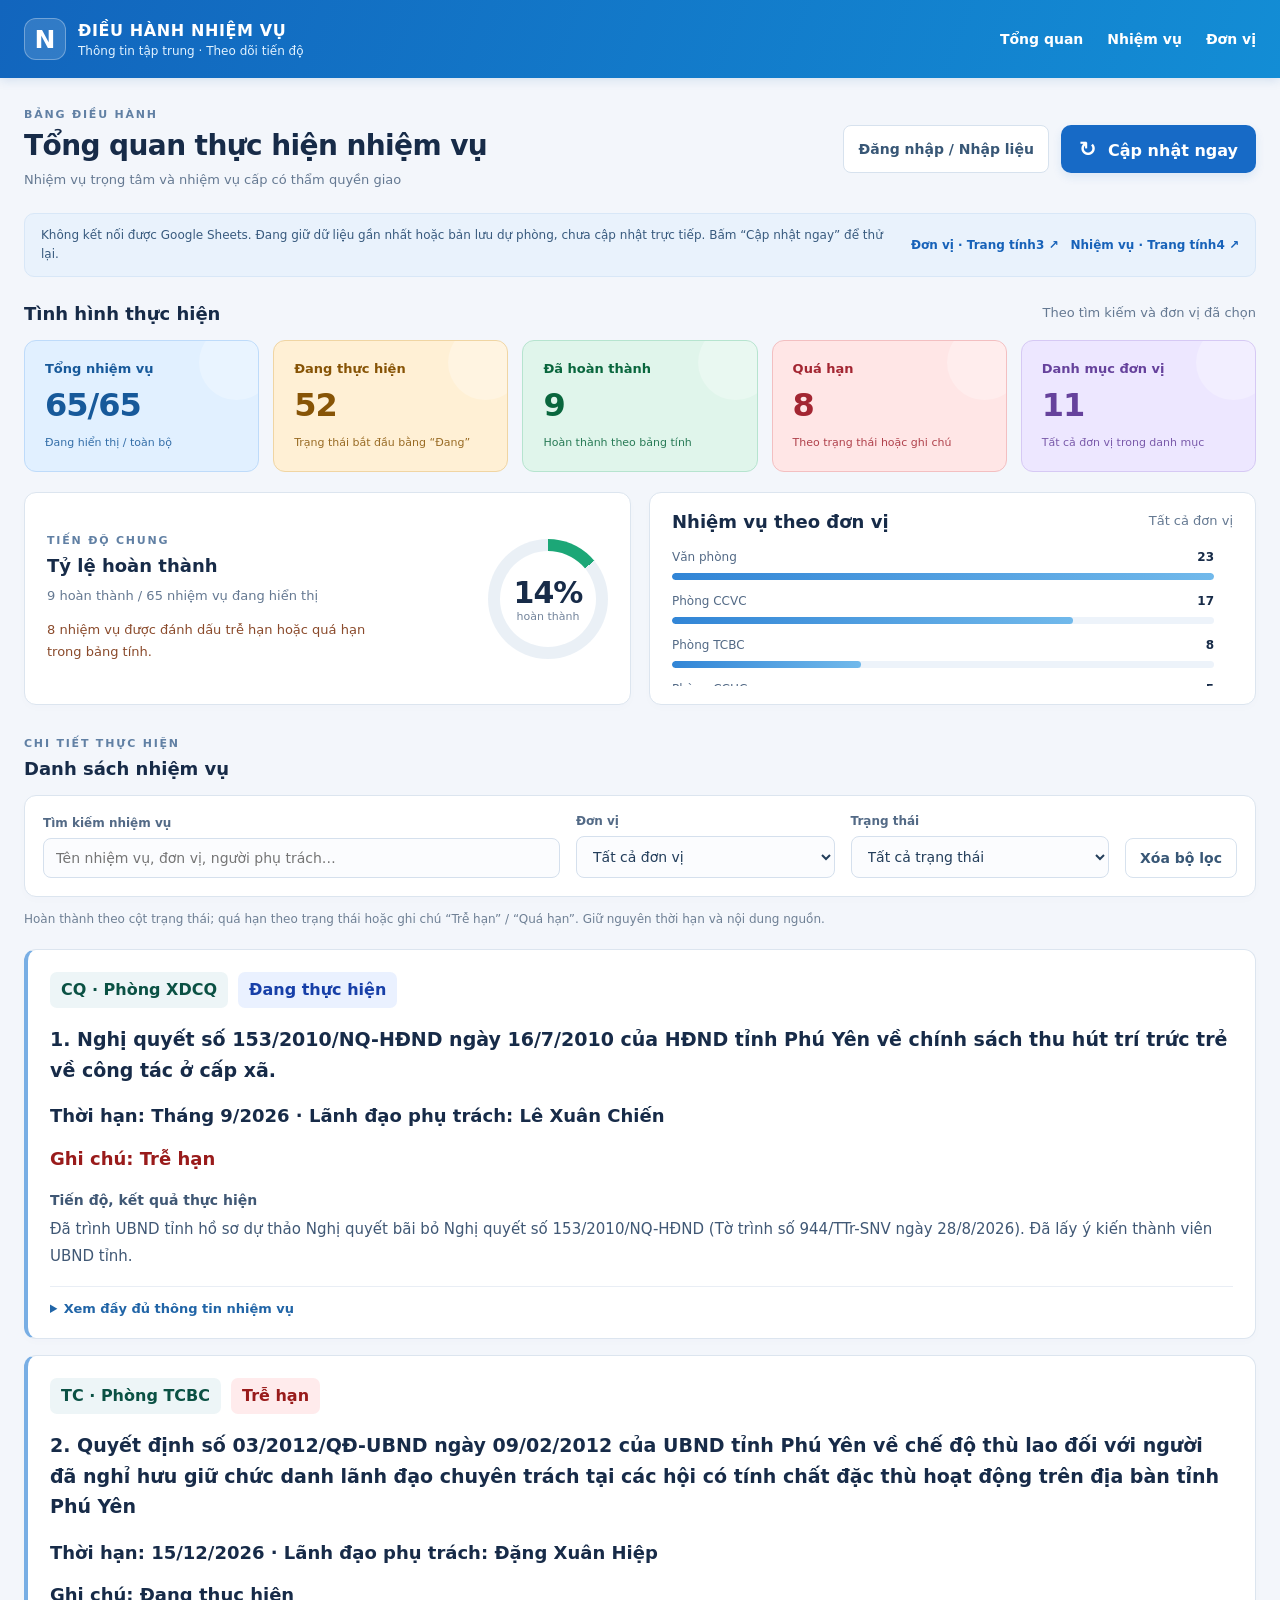
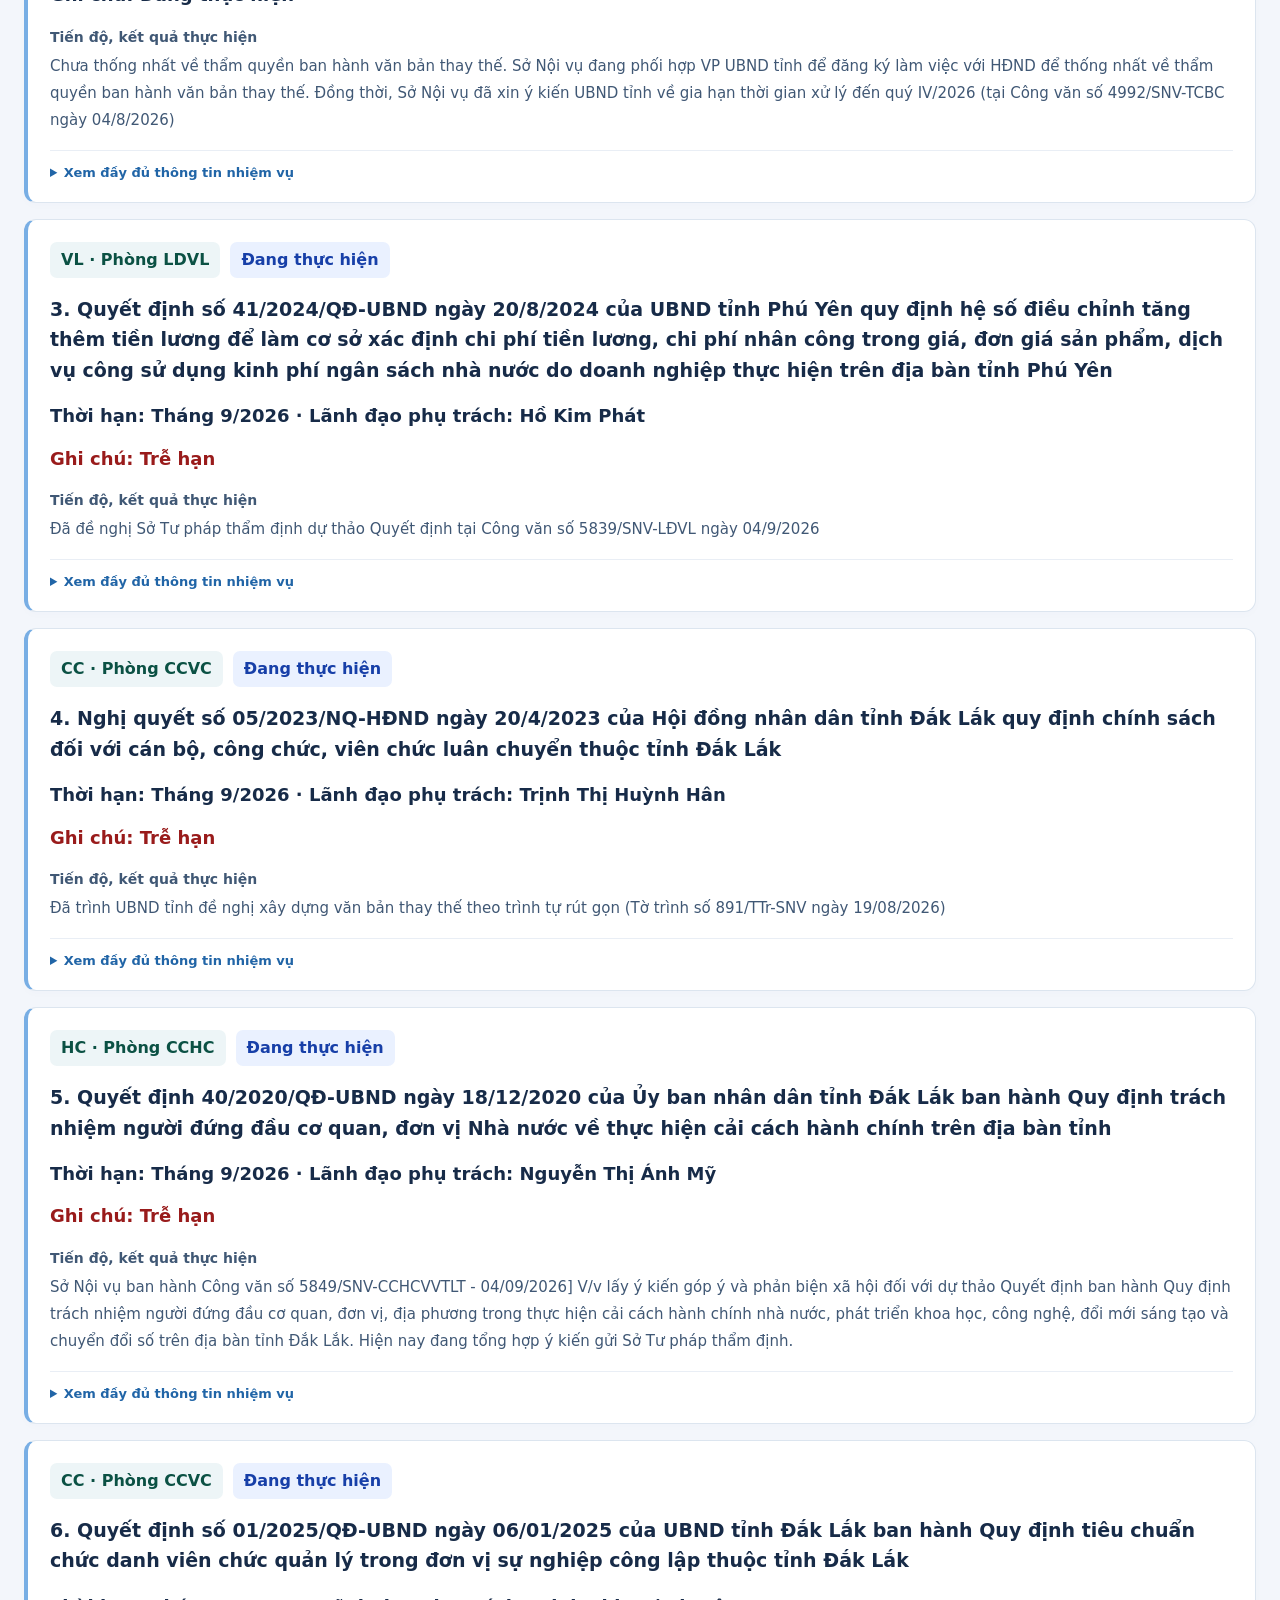
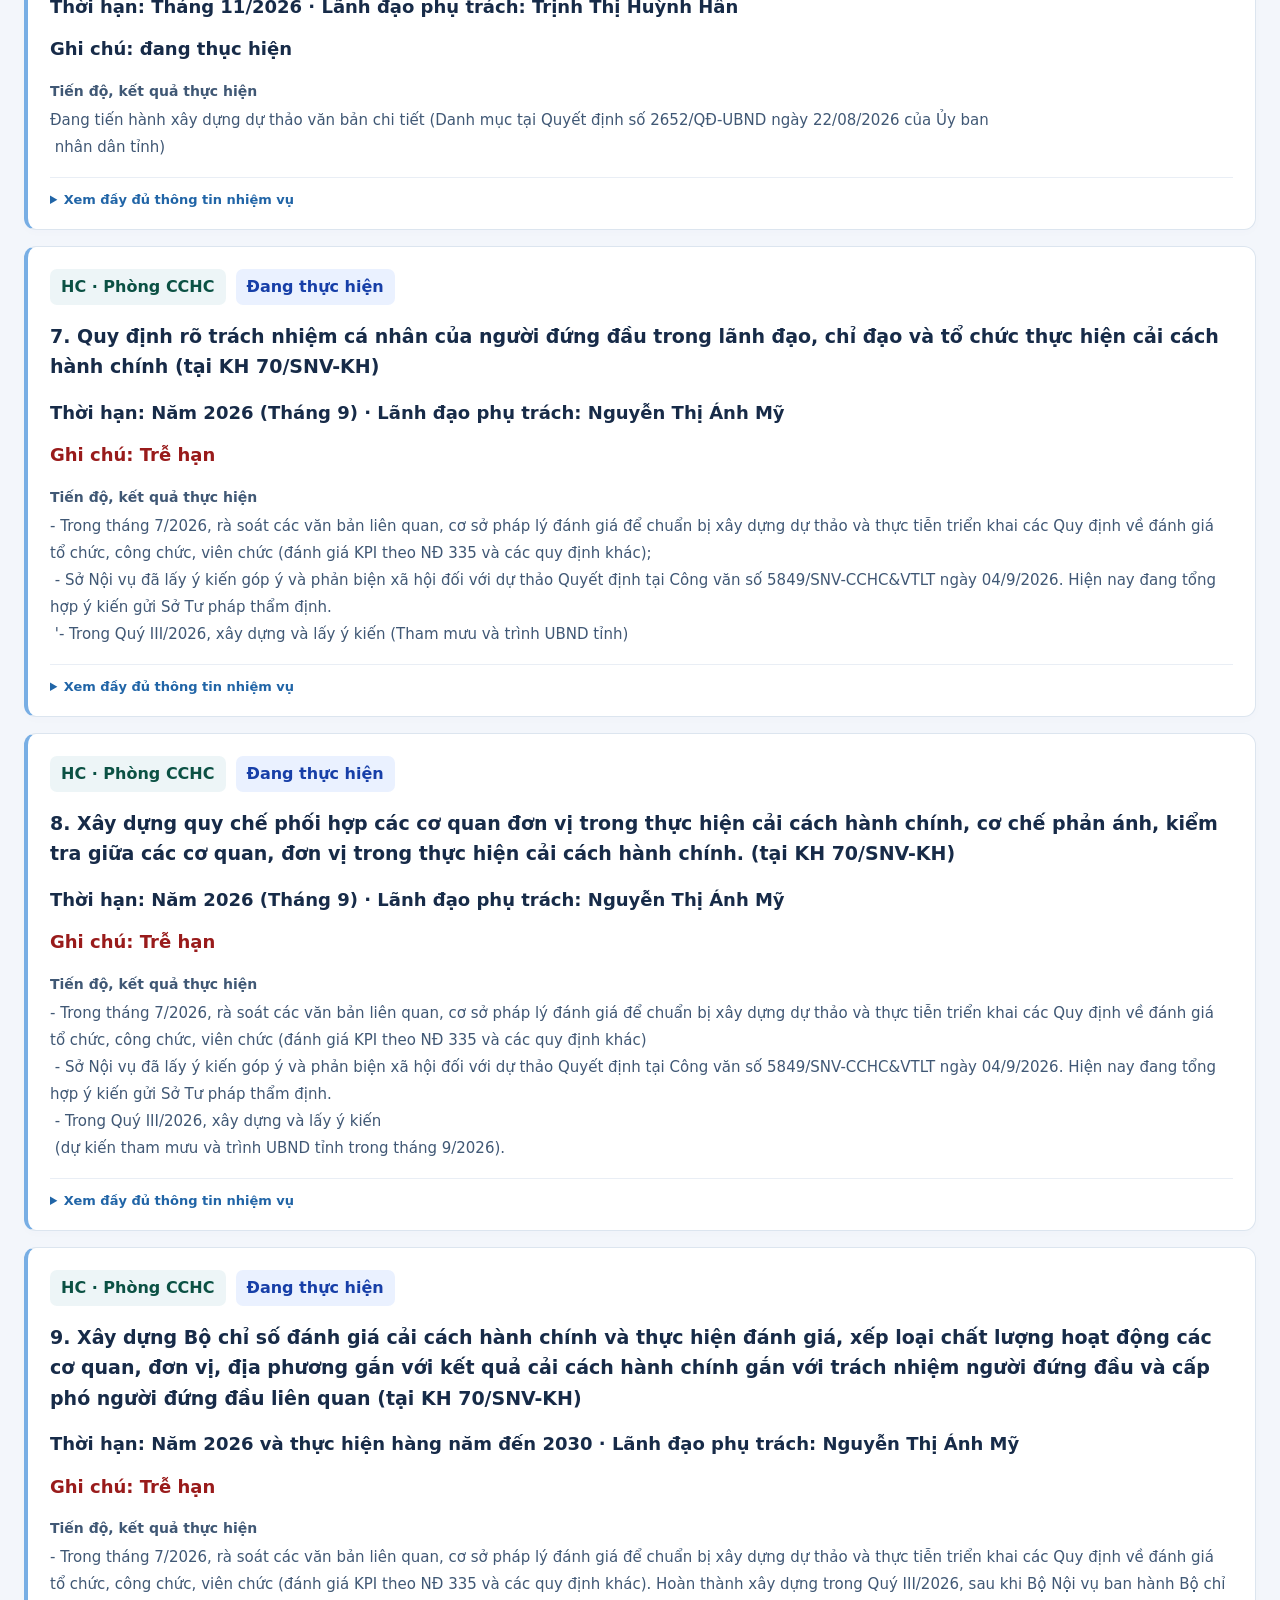
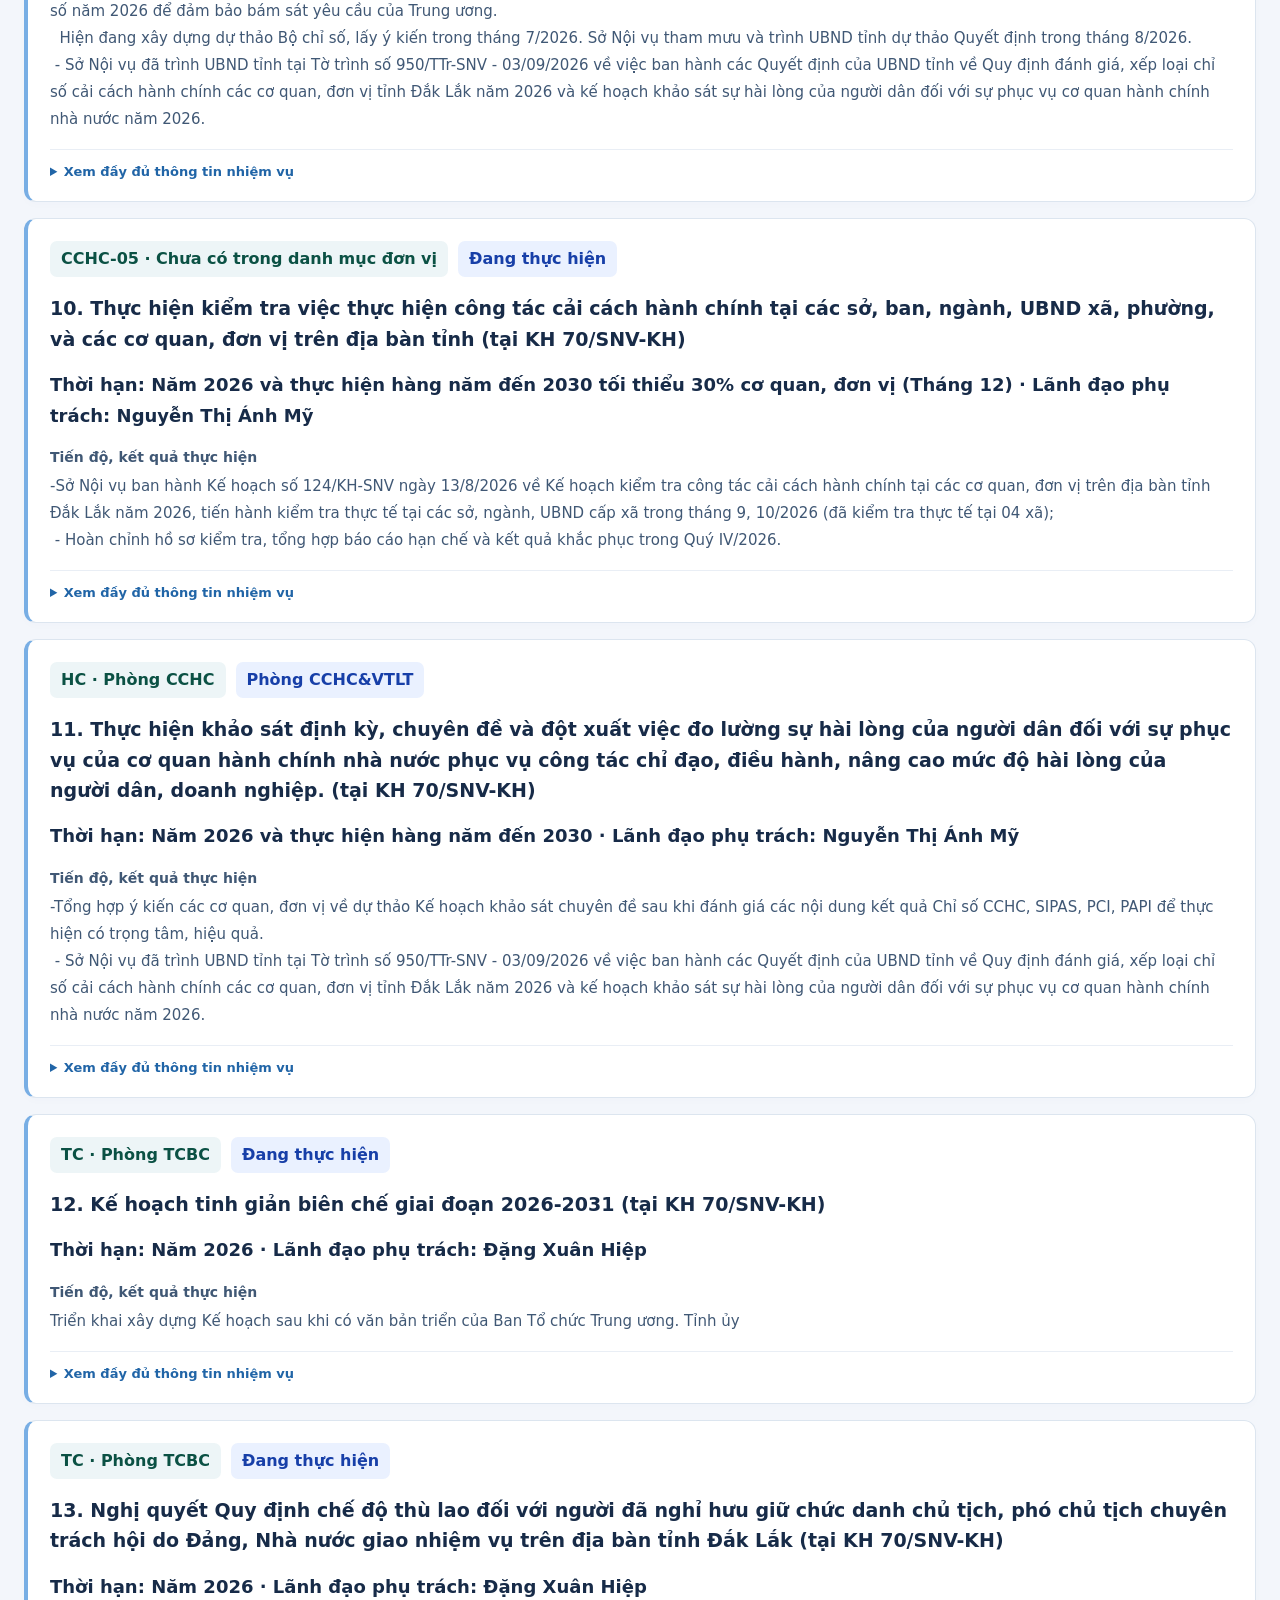
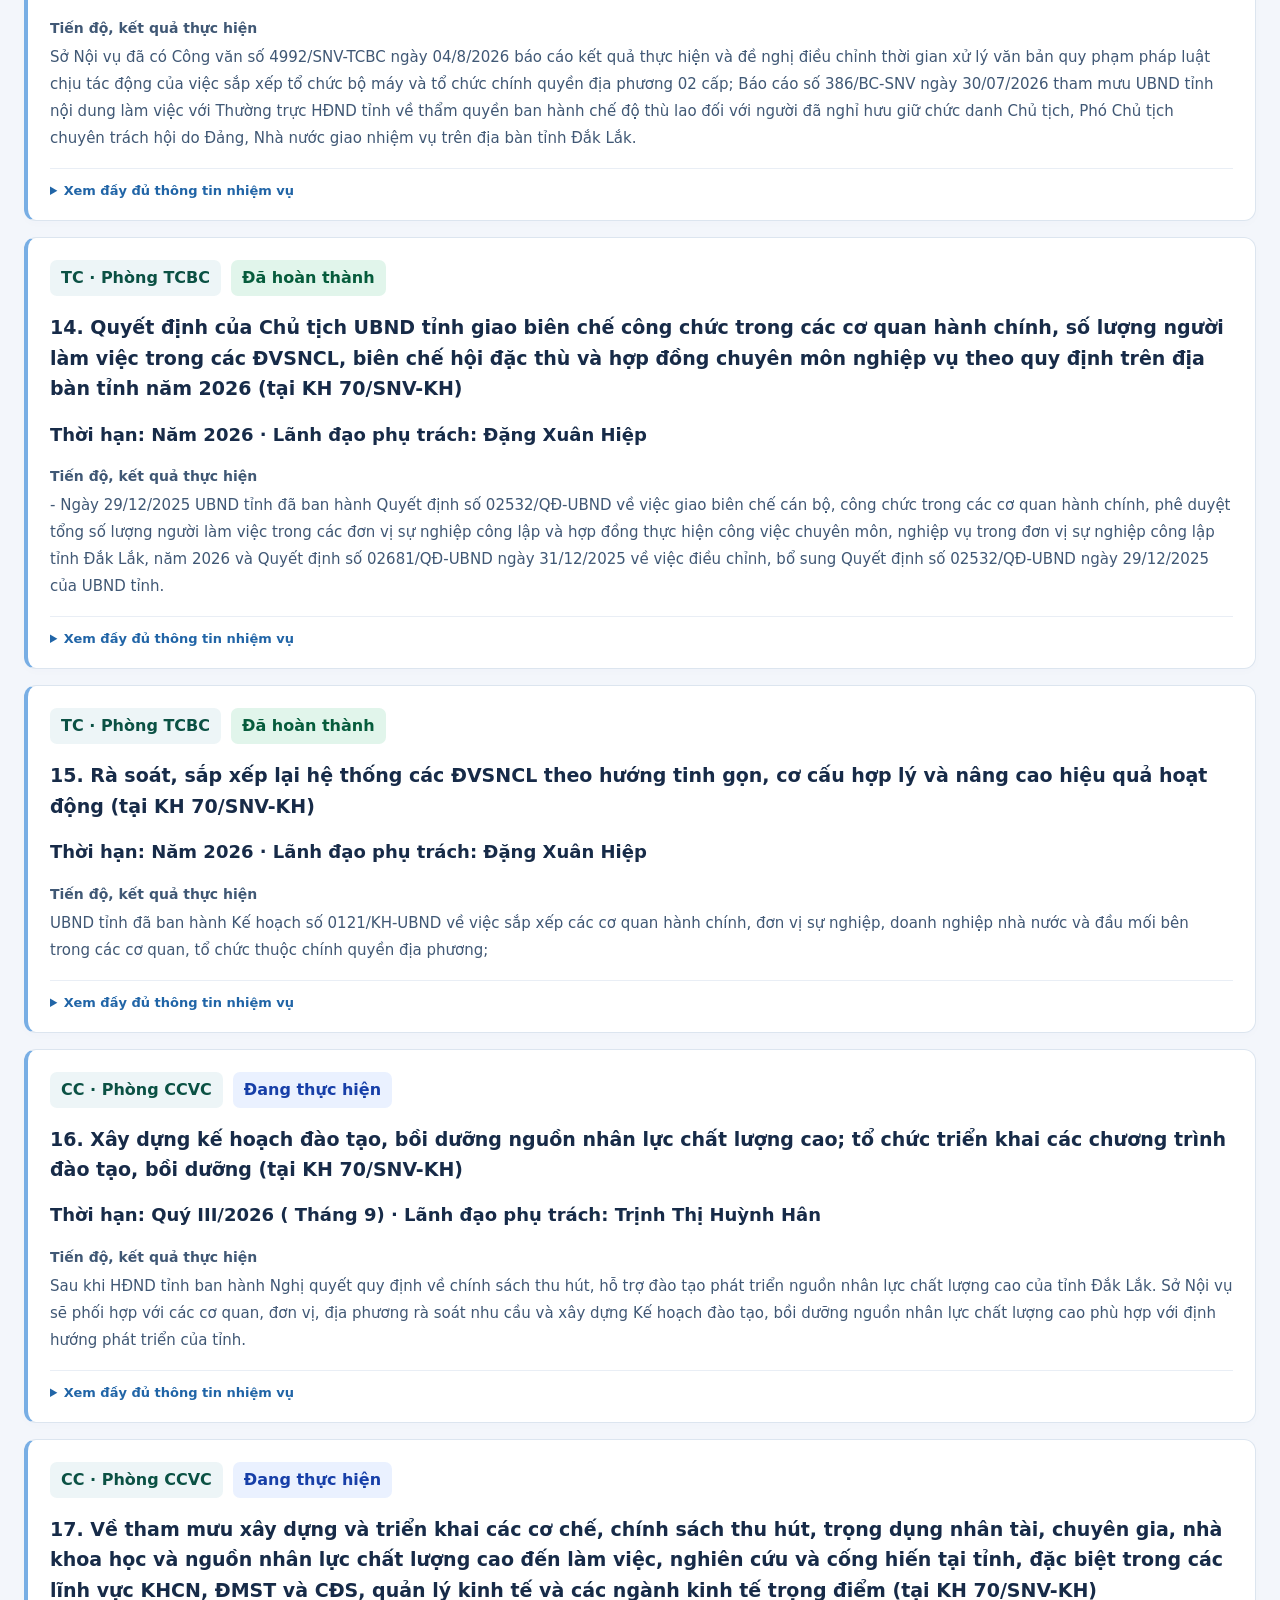
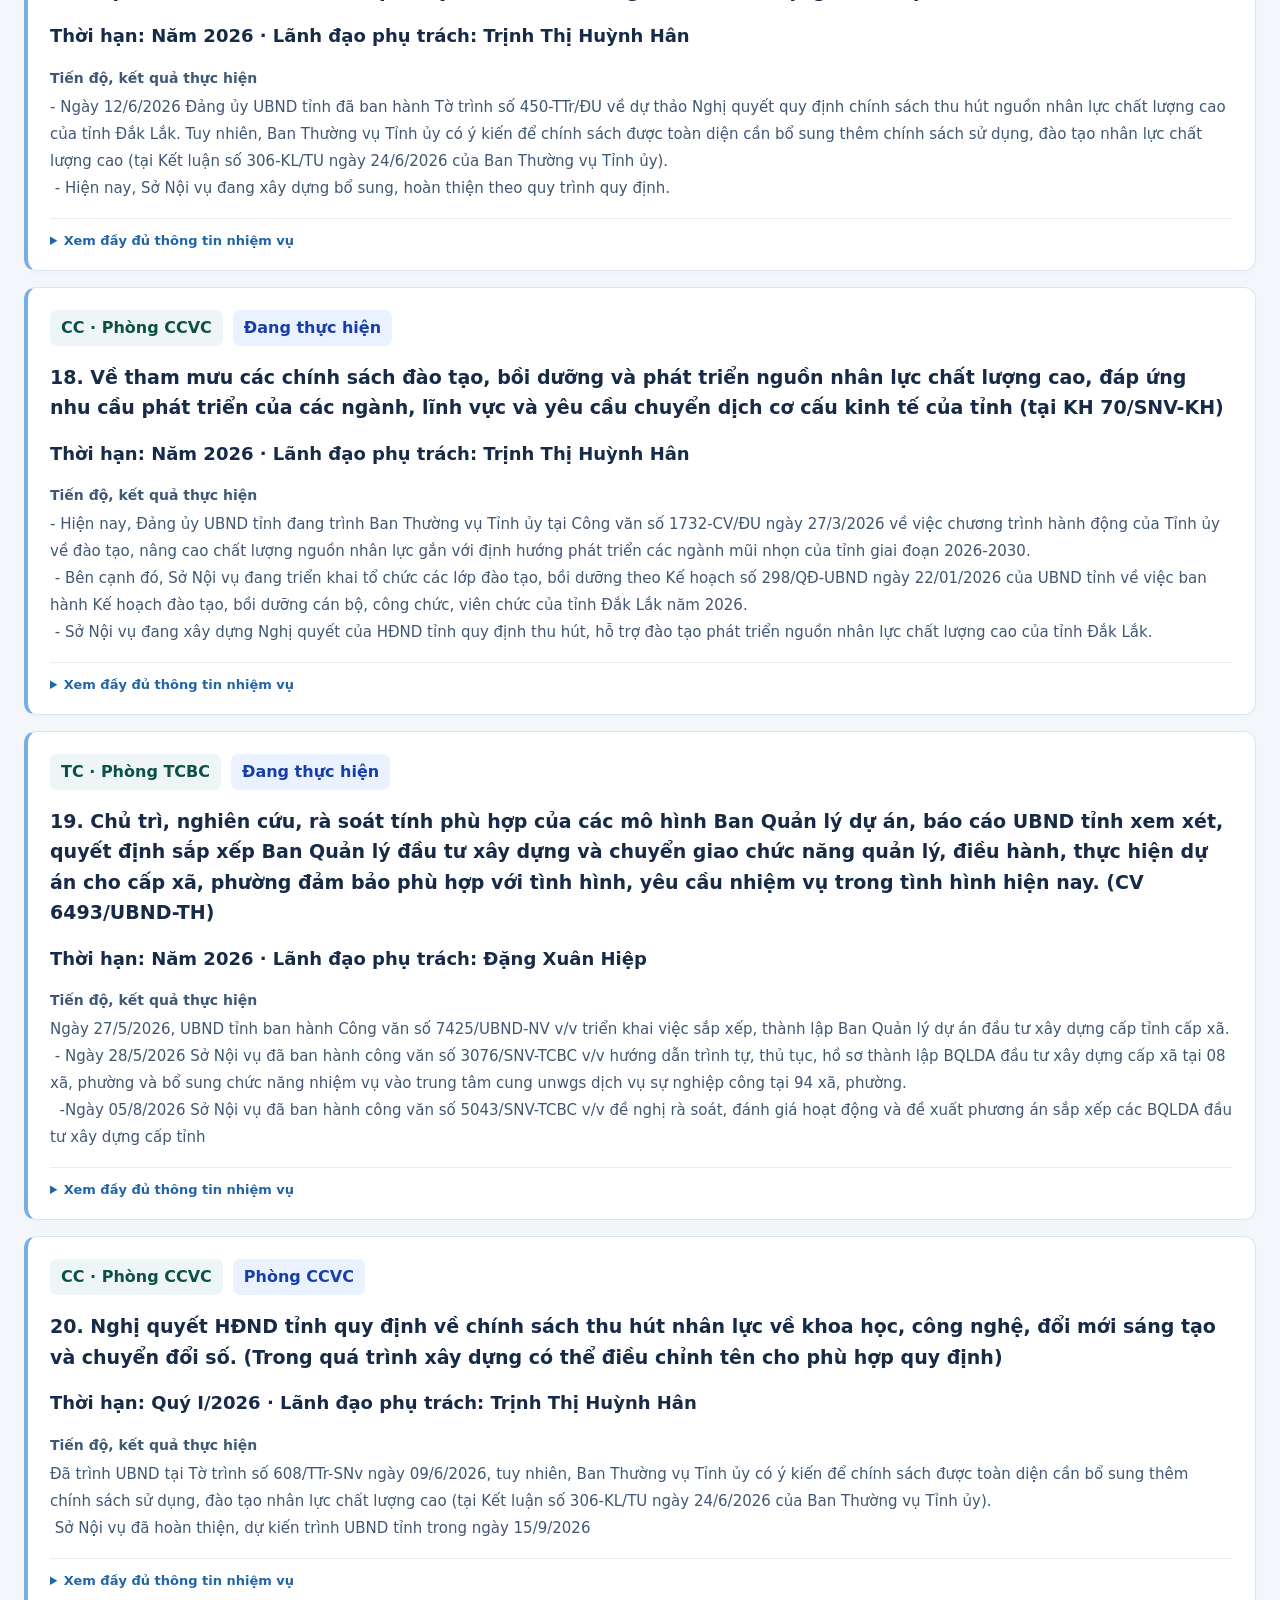
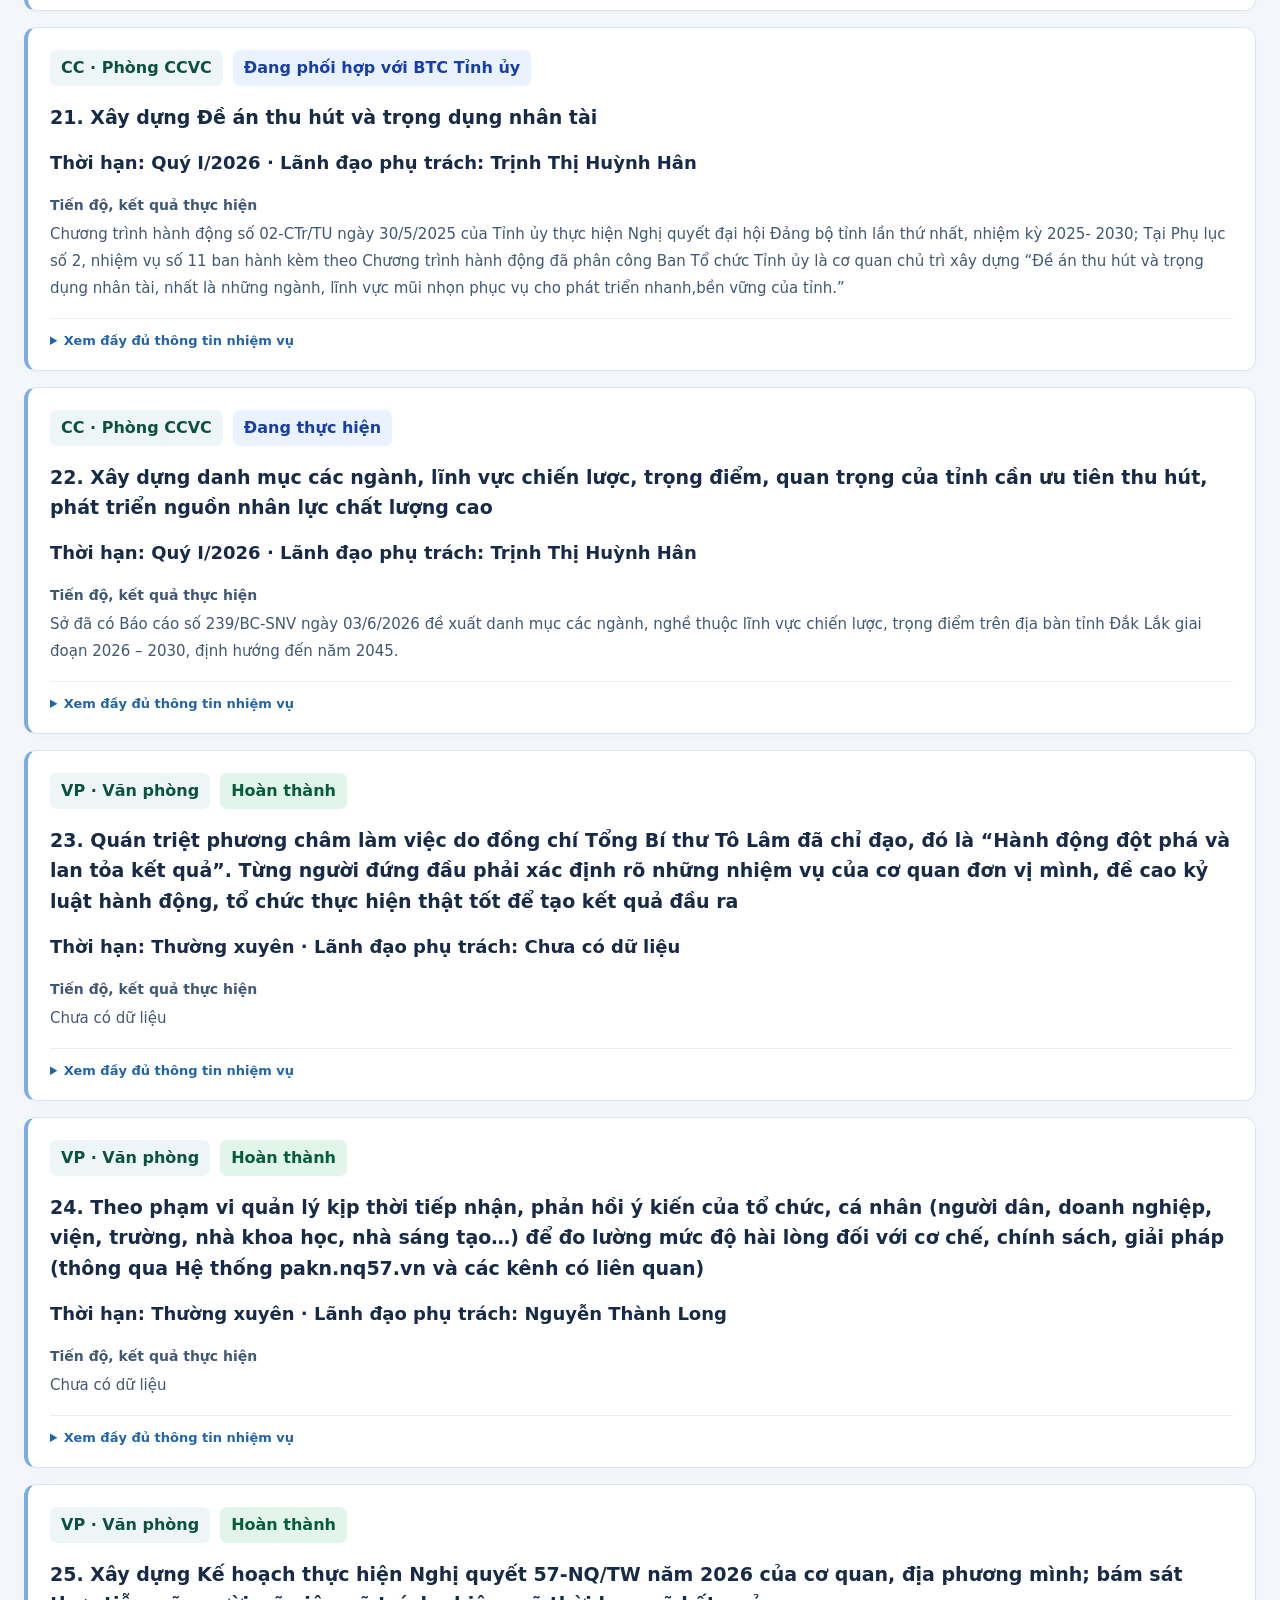
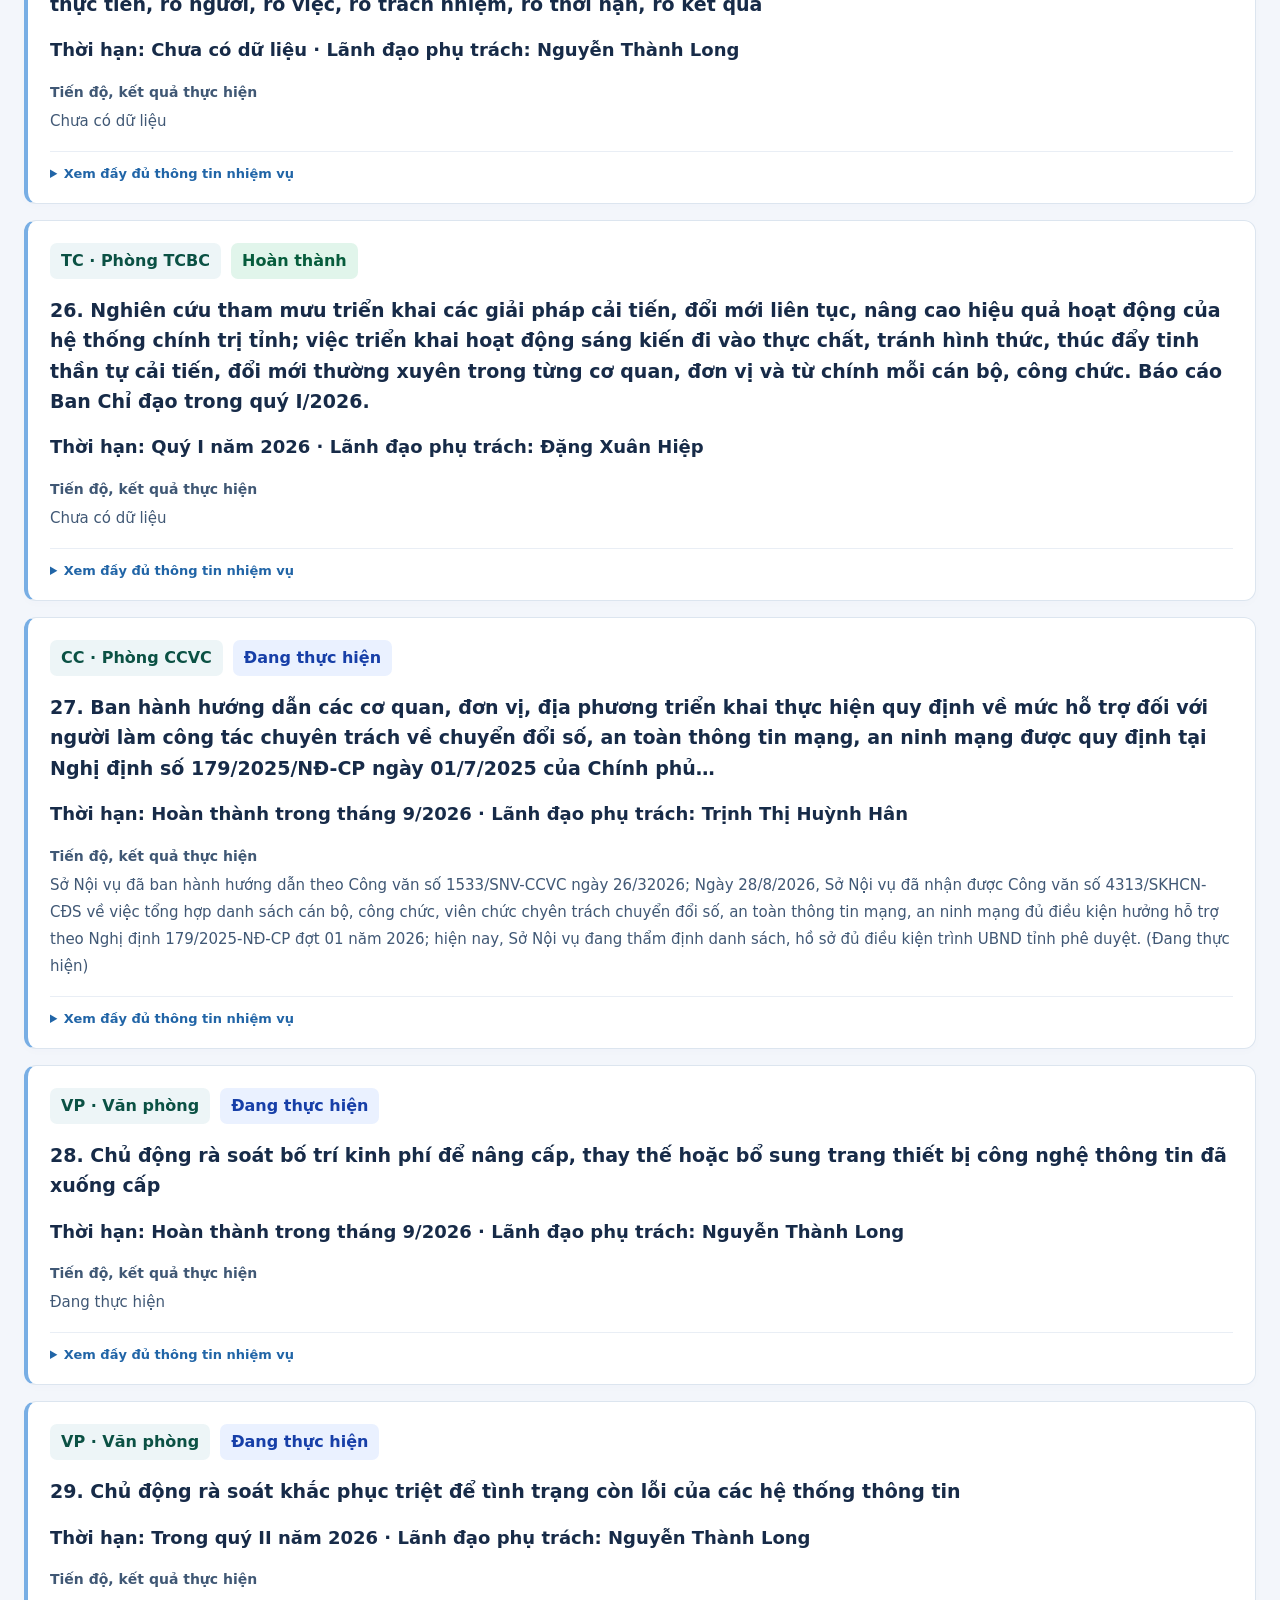
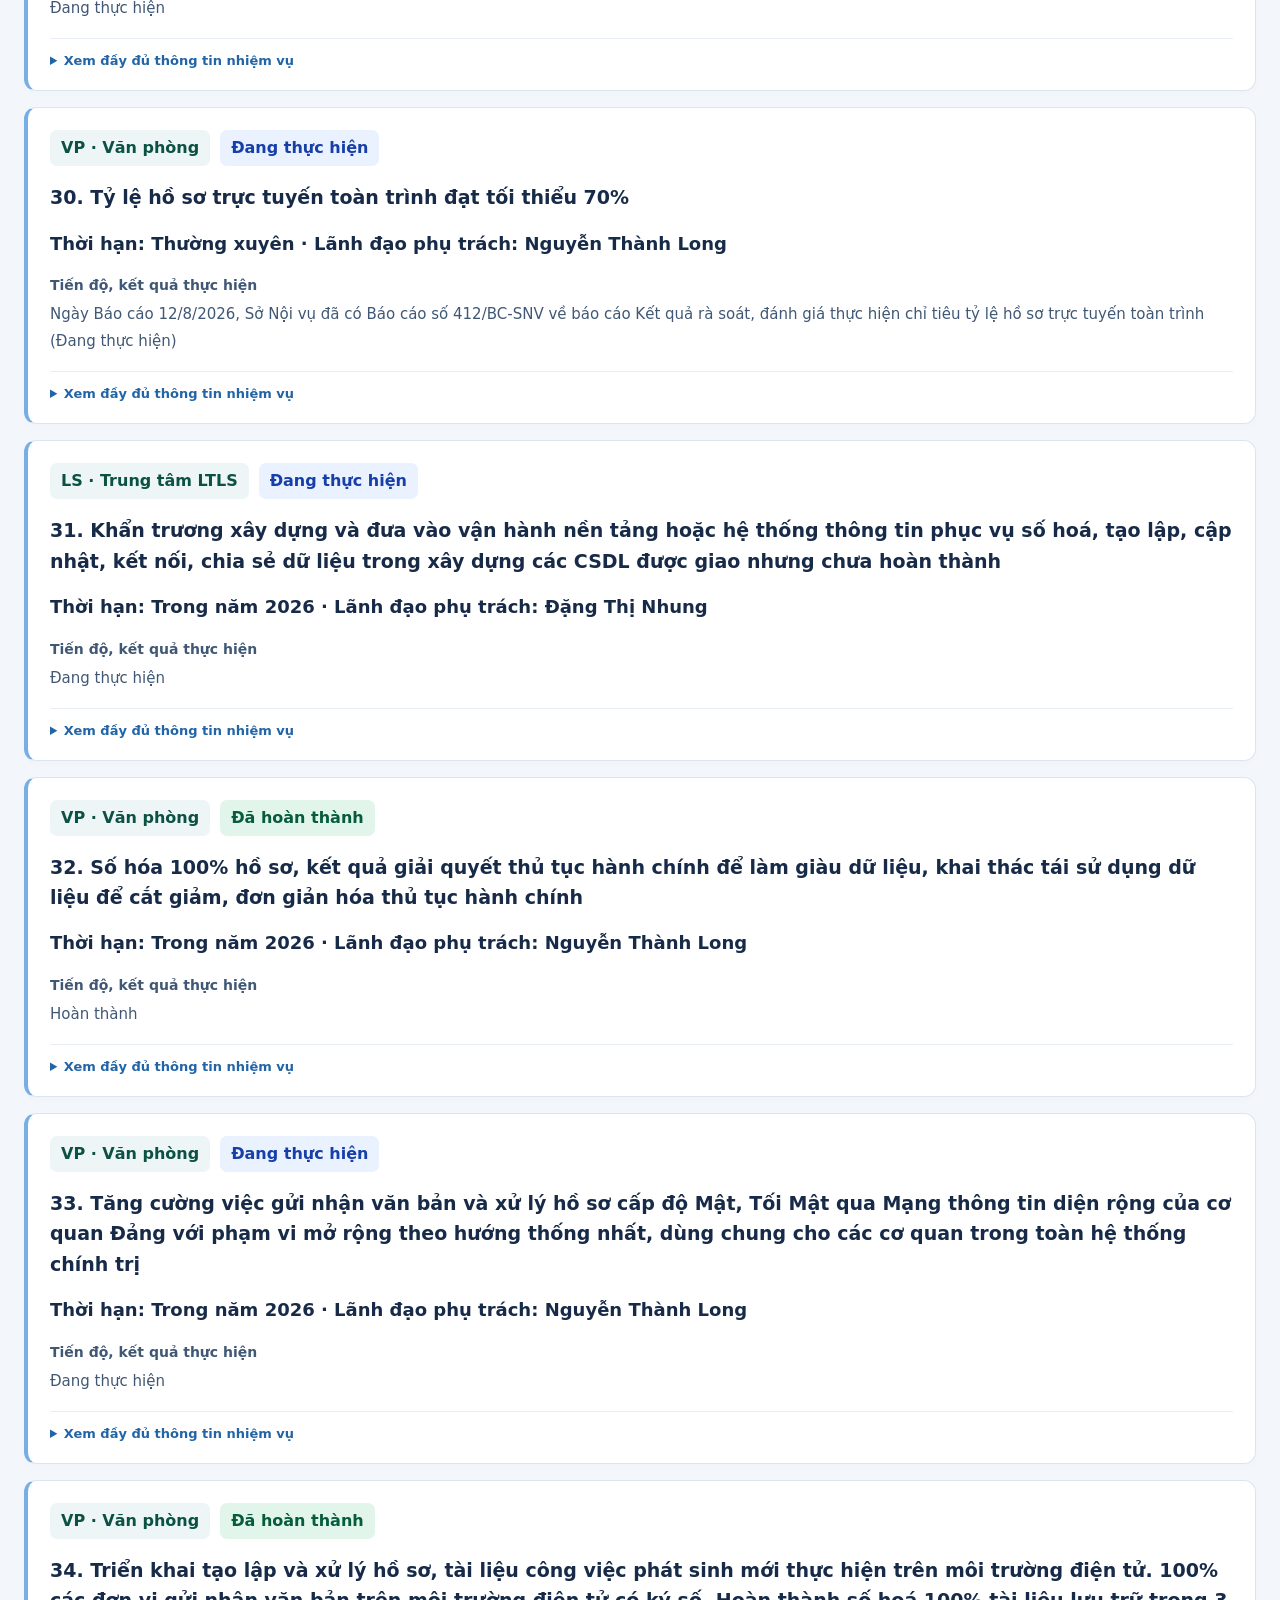
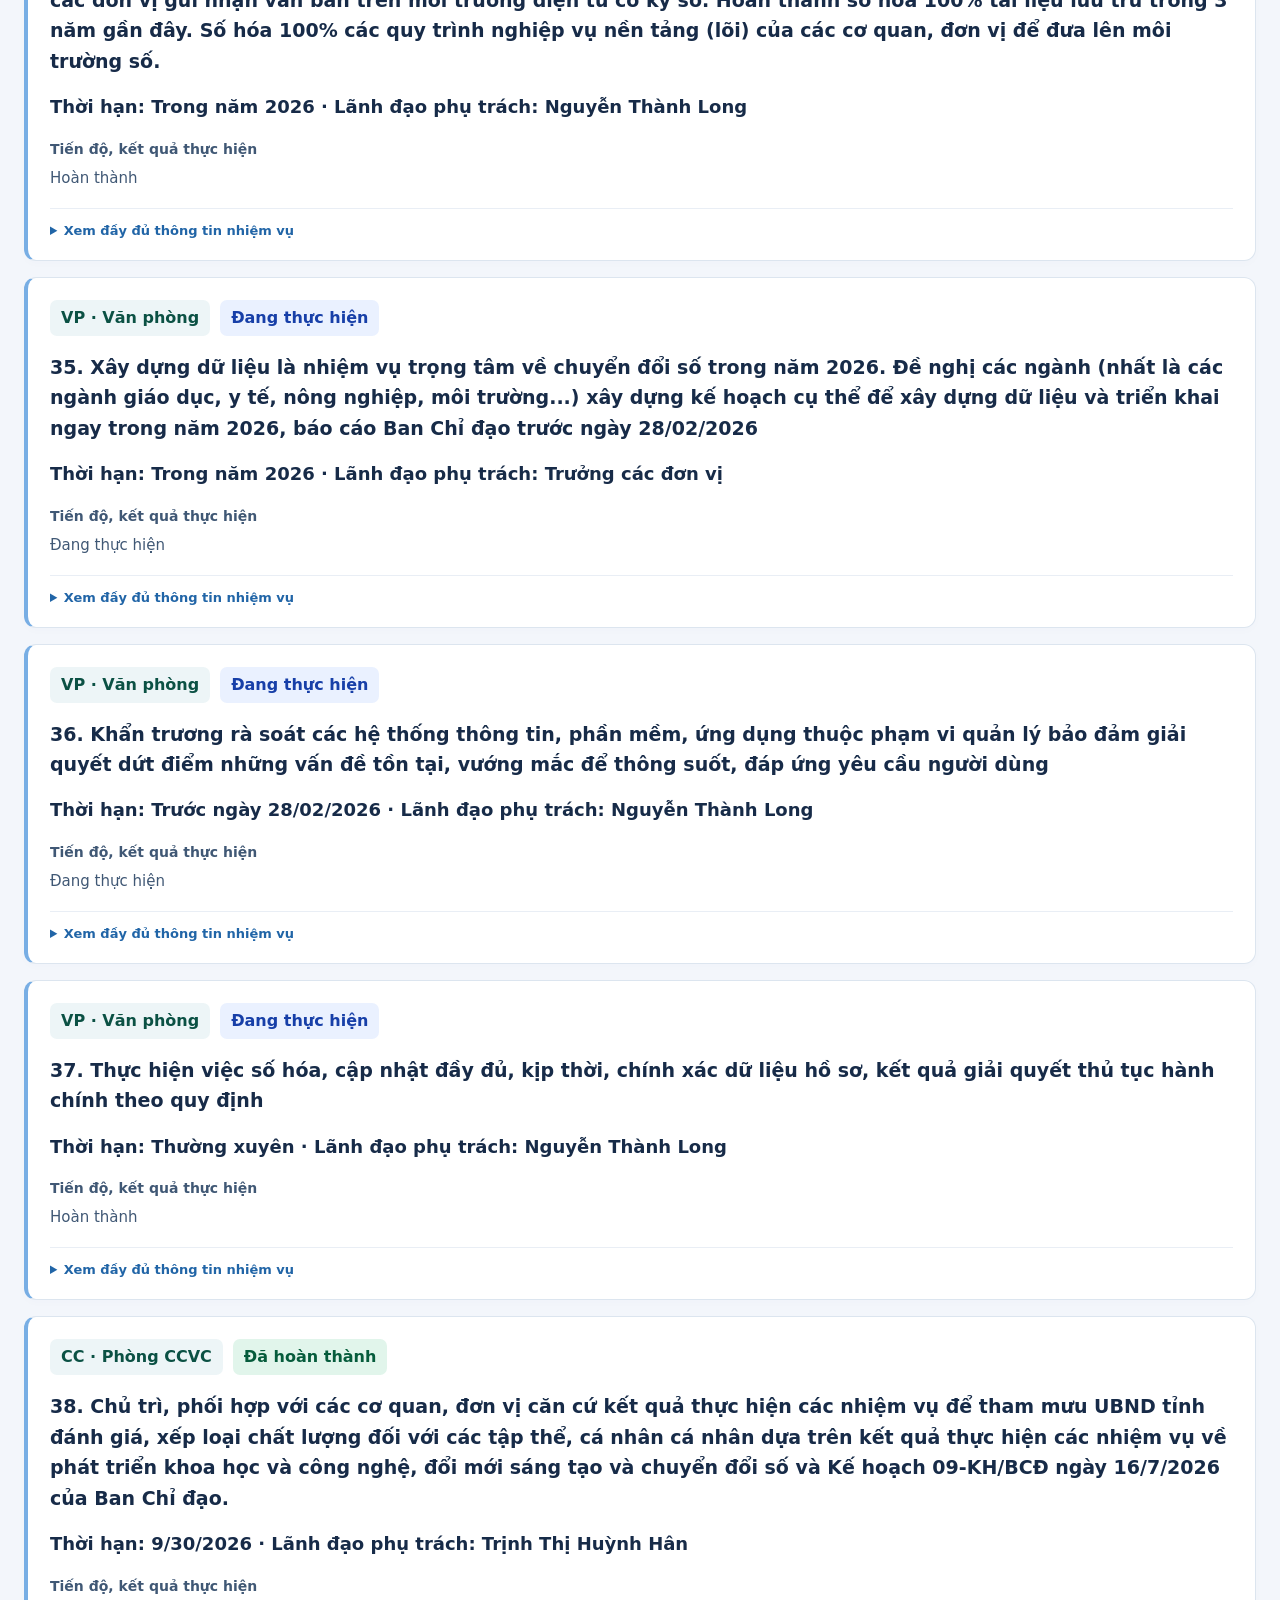
<file: index.html>
<!doctype html>
<html lang="vi">
<head><meta charset="utf-8"><meta name="viewport" content="width=device-width,initial-scale=1"><title>Bảng điều hành nhiệm vụ</title>
<link rel="stylesheet" href="dashboard.css?v=6">
</head><body>
<header class="topbar"><div class="brand"><span class="brand-mark" aria-hidden="true">N</span><div><strong>ĐIỀU HÀNH NHIỆM VỤ</strong><span>Thông tin tập trung · Theo dõi tiến độ</span></div></div><nav aria-label="Điều hướng"><a href="#overview">Tổng quan</a><a href="#task-list">Nhiệm vụ</a><a href="#directory">Đơn vị</a></nav></header>
<main>
<div class="page-heading"><div><p class="eyebrow">BẢNG ĐIỀU HÀNH</p><h1>Tổng quan thực hiện nhiệm vụ</h1><p class="muted">Nhiệm vụ trọng tâm và nhiệm vụ cấp có thẩm quyền giao</p></div><div class="heading-actions"><a id="task-editor-link" class="secondary" href="#" target="_blank" rel="noopener">Đăng nhập / Nhập liệu</a><button id="load" class="primary"><span aria-hidden="true">↻</span> Cập nhật ngay</button></div></div>
<section class="source-strip" aria-label="Nguồn dữ liệu"><p id="status" role="status">Đang mở dữ liệu…</p><div class="source-links"><a href="https://docs.google.com/spreadsheets/d/1nxTlfSaB0POG4OY9zL0QmA1qa0ZIr4foaWOIghDy3ks/edit?gid=1315345358#gid=1315345358" target="_blank" rel="noopener">Đơn vị · Trang tính3 ↗</a><a href="https://docs.google.com/spreadsheets/d/1nxTlfSaB0POG4OY9zL0QmA1qa0ZIr4foaWOIghDy3ks/edit?gid=1434454130#gid=1434454130" target="_blank" rel="noopener">Nhiệm vụ · Trang tính4 ↗</a></div></section>
<section id="overview" aria-label="Tổng quan"><div class="section-heading"><h2>Tình hình thực hiện</h2><span class="muted">Theo tìm kiếm và đơn vị đã chọn</span></div>
<div class="statistics" aria-label="Thống kê nhiệm vụ"><button type="button" class="stat total" id="show-all-tasks"><span class="stat-label">Tổng nhiệm vụ</span><strong id="count">—</strong><span class="stat-hint">Đang hiển thị / toàn bộ</span></button><button type="button" class="stat ongoing" data-task-filter="__ongoing" aria-pressed="false"><span class="stat-label">Đang thực hiện</span><strong id="ongoing-count">—</strong><span class="stat-hint">Trạng thái bắt đầu bằng “Đang”</span></button><button type="button" class="stat completed" data-task-filter="__completed" aria-pressed="false"><span class="stat-label">Đã hoàn thành</span><strong id="completed-count">—</strong><span class="stat-hint">Hoàn thành theo bảng tính</span></button><button type="button" class="stat overdue" data-task-filter="__overdue" aria-pressed="false"><span class="stat-label">Quá hạn</span><strong id="overdue-count">—</strong><span class="stat-hint">Theo trạng thái hoặc ghi chú</span></button><button type="button" class="stat units-stat" id="show-directory"><span class="stat-label">Danh mục đơn vị</span><strong id="filtered-units">—</strong><span class="stat-hint">Tất cả đơn vị trong danh mục</span></button></div>
<div class="overview-grid"><section class="panel completion-panel"><div><p class="eyebrow">TIẾN ĐỘ CHUNG</p><h2>Tỷ lệ hoàn thành</h2><p id="completion-caption" class="muted">Đang mở dữ liệu…</p><p id="overview-note" class="attention"></p></div><div id="completion-ring" class="completion-ring" role="img" aria-label="Tỷ lệ hoàn thành, số liệu được hiển thị ở bên cạnh"><strong id="completion-percent">—</strong><span>hoàn thành</span></div></section><section class="panel"><div class="section-heading"><h2>Nhiệm vụ theo đơn vị</h2><span class="muted">Tất cả đơn vị</span></div><div id="unit-bars" tabindex="0" role="region" aria-label="Nhiệm vụ theo tất cả đơn vị, cuộn để xem thêm"></div></section></div>
</section>
<section id="task-list"><div class="section-heading"><div><p class="eyebrow">CHI TIẾT THỰC HIỆN</p><h2>Danh sách nhiệm vụ</h2></div></div>
<div class="panel filter-panel"><div class="search-field"><label for="search">Tìm kiếm nhiệm vụ</label><input id="search" type="search" placeholder="Tên nhiệm vụ, đơn vị, người phụ trách…"></div><div><label for="group">Đơn vị</label><select id="group"><option value="">Tất cả đơn vị</option></select></div><div><label for="state">Trạng thái</label><select id="state"><option value="">Tất cả trạng thái</option></select></div><button id="reset" class="secondary">Xóa bộ lọc</button></div>
<p class="data-note">Hoàn thành theo cột trạng thái; quá hạn theo trạng thái hoặc ghi chú “Trễ hạn” / “Quá hạn”. Giữ nguyên thời hạn và nội dung nguồn.</p><p id="sheet-title" hidden></p><p id="empty" class="panel empty" hidden>Không có nhiệm vụ phù hợp. Hãy thử từ khóa khác hoặc xóa bộ lọc.</p><section class="cards" id="cards" aria-label="Danh sách nhiệm vụ"></section></section>
<section id="directory" class="panel directory"><div class="section-heading"><h2>Danh mục đơn vị</h2><span class="directory-count"><span id="unit-count">0</span> đơn vị</span></div><div class="table-wrap"><table><thead><tr><th>Mã đơn vị</th><th>Tên đơn vị</th><th>Người phụ trách</th><th>Gmail</th><th>SĐT</th></tr></thead><tbody id="units"></tbody></table></div></section>
<footer>Dữ liệu được lưu trong trình duyệt. Bấm “Cập nhật ngay” để đọc bản mới từ Google Sheets.</footer>
</main><dialog id="editor-unavailable" aria-labelledby="editor-unavailable-title"><h2 id="editor-unavailable-title">Nhập liệu chưa được kích hoạt</h2><p>Chức năng nhập liệu đang được thiết lập. Bạn vẫn có thể xem và cập nhật danh sách nhiệm vụ.</p><button id="close-editor-unavailable" class="primary">Đóng</button></dialog><script src="editor-config.js?v=1"></script><script src="editor-link.js?v=1"></script><script src="app.js?v=98afd195d74a"></script></body></html>
</file>
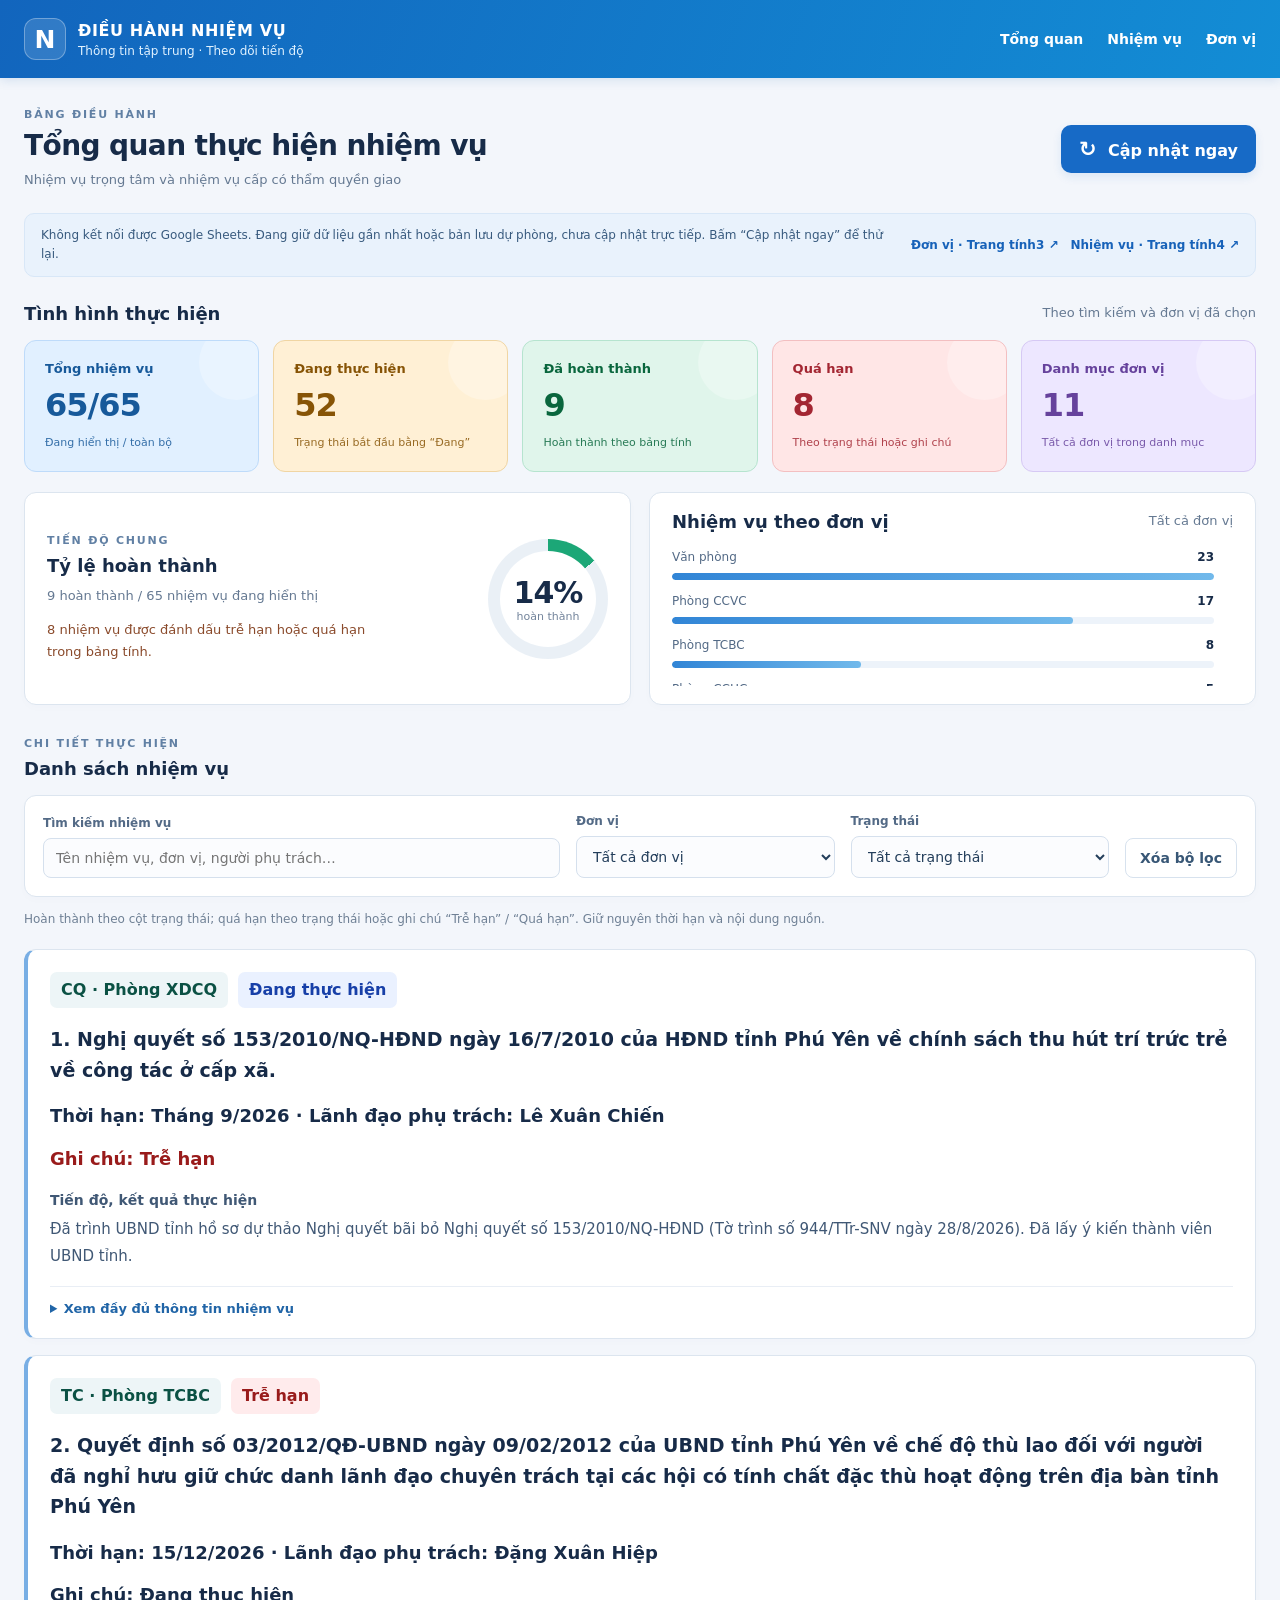
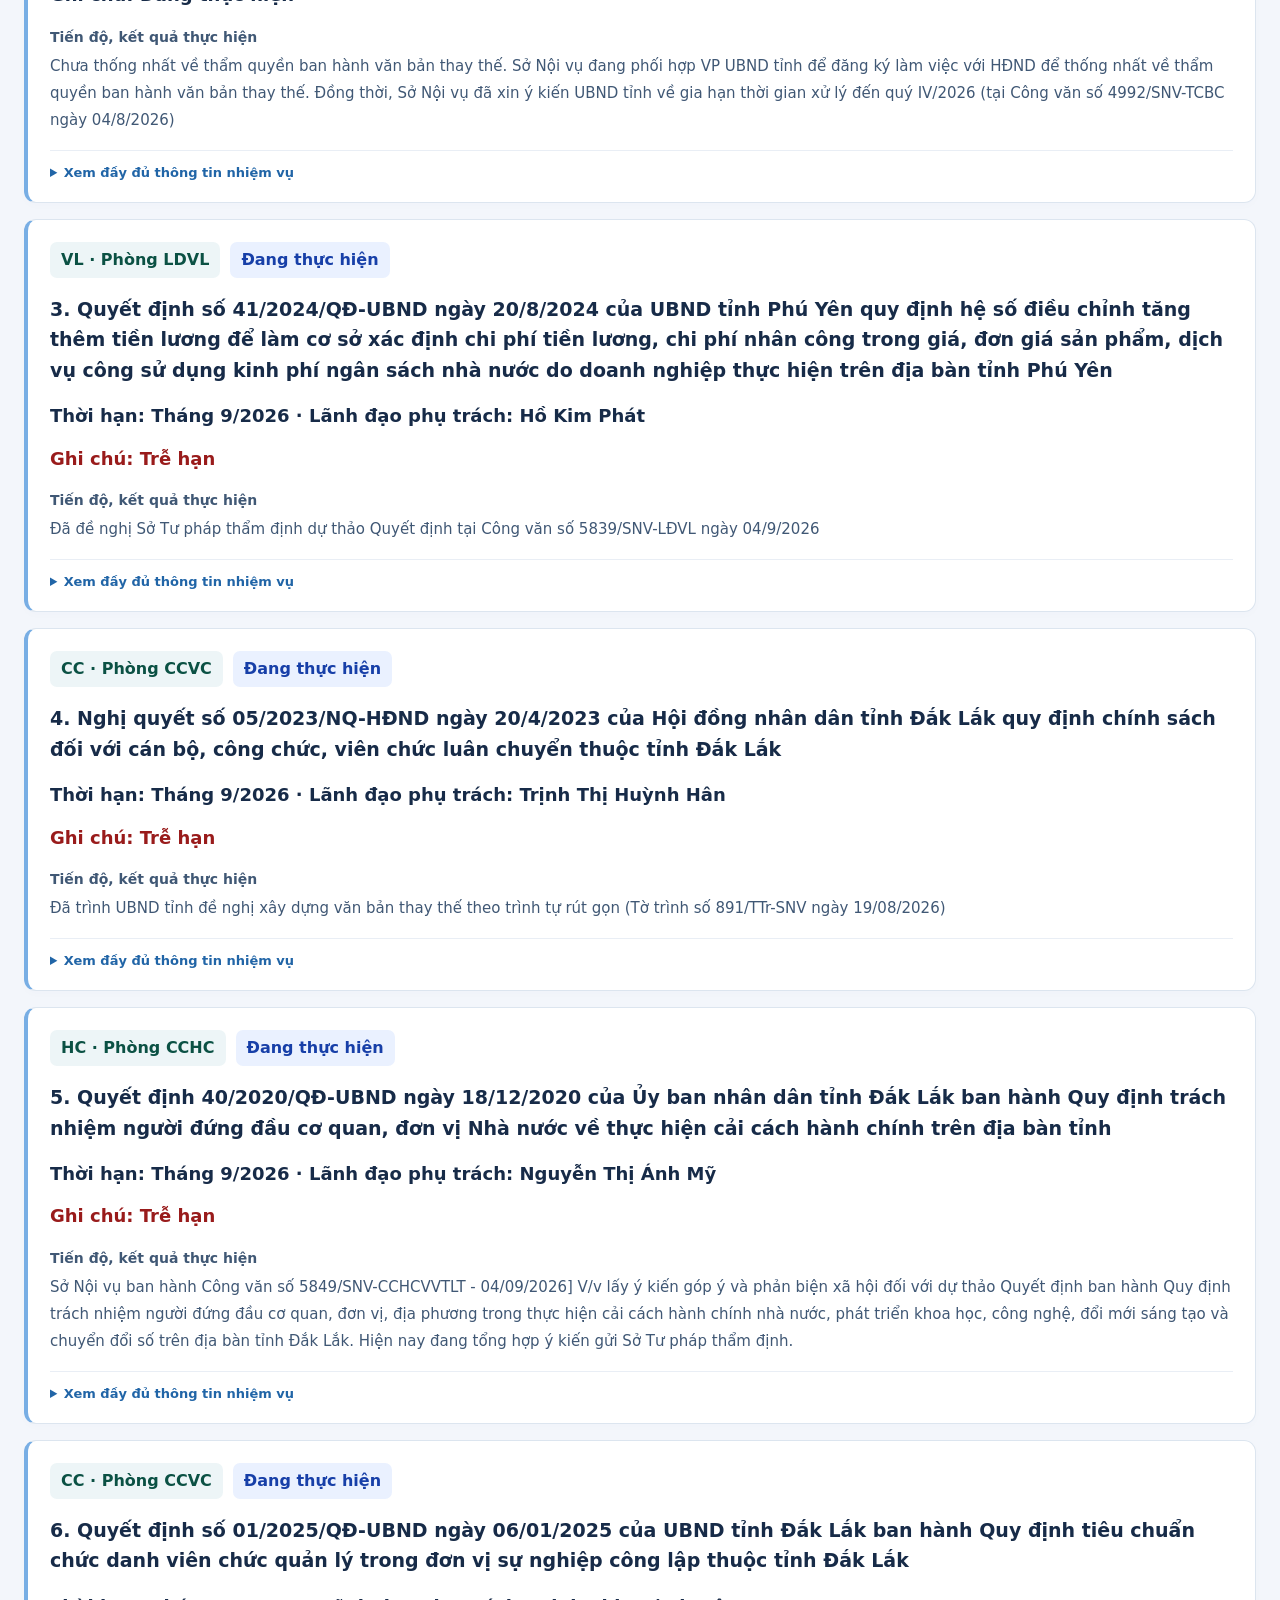
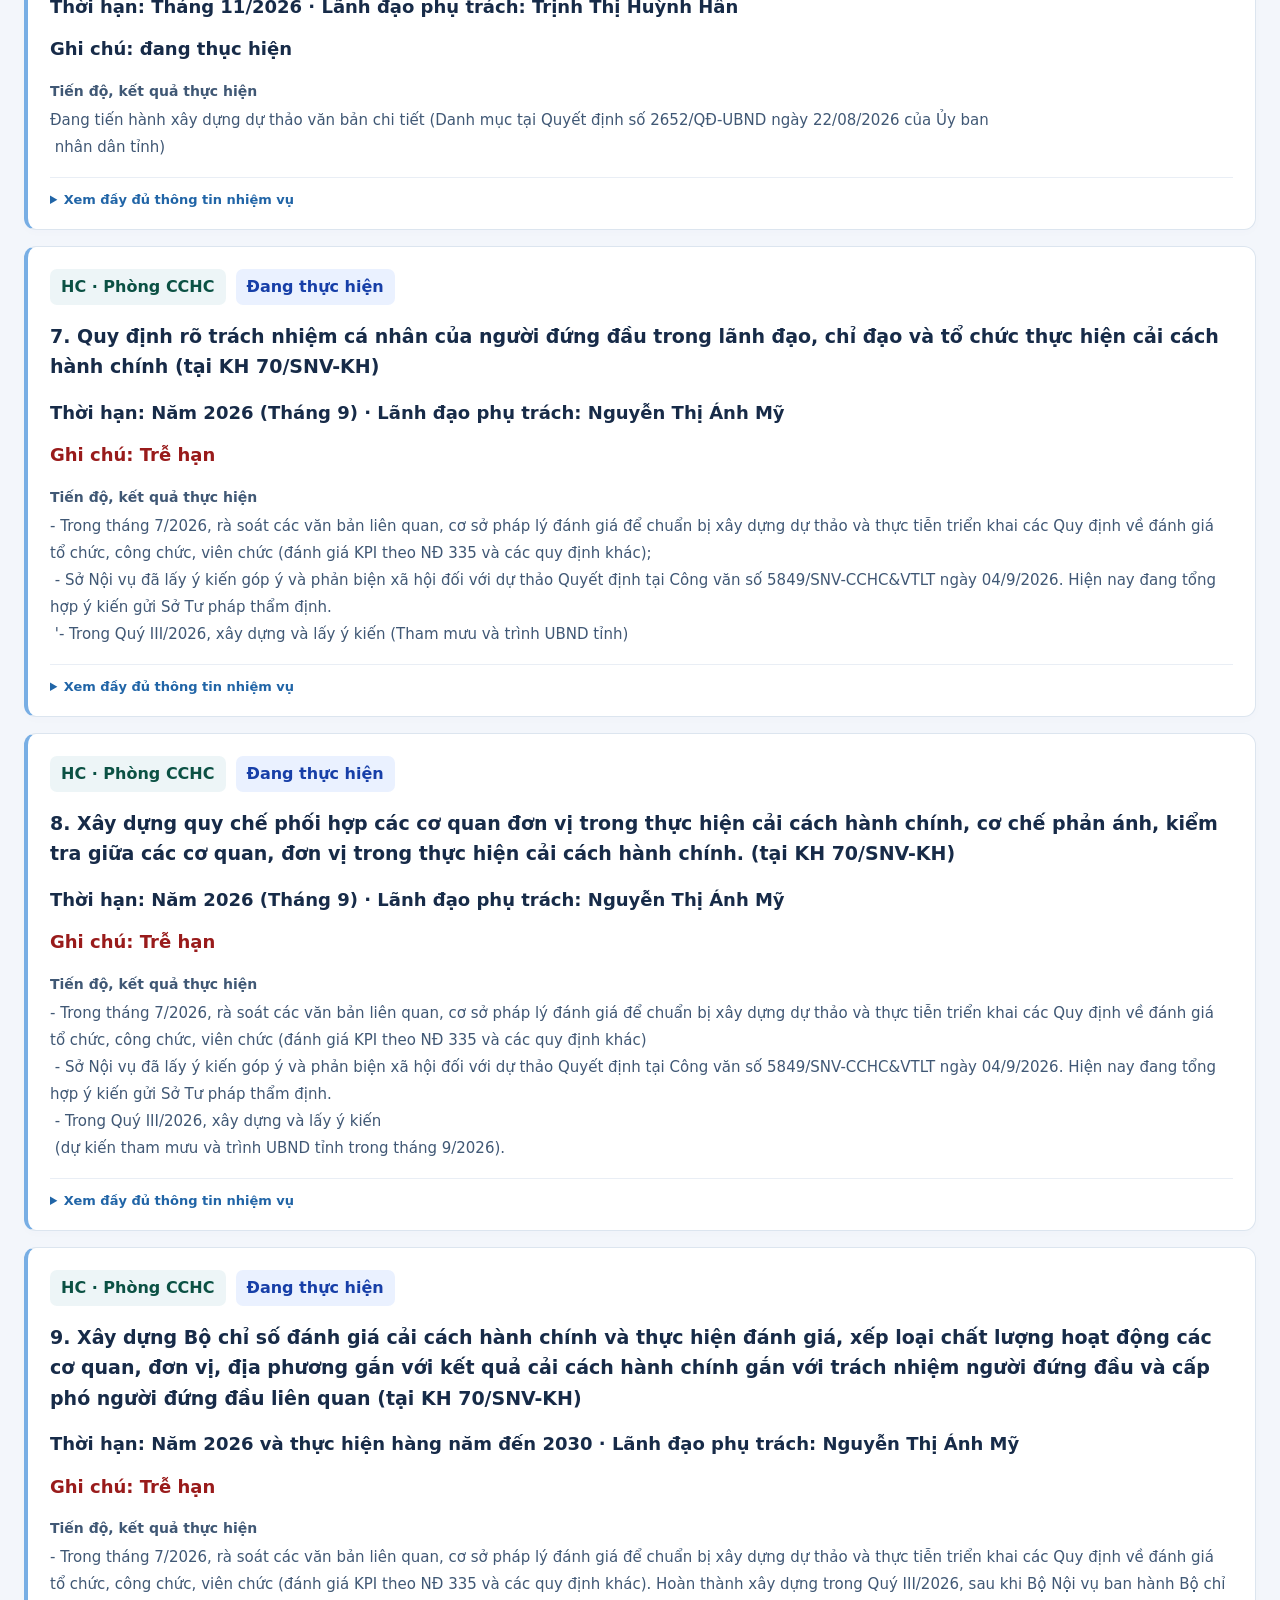
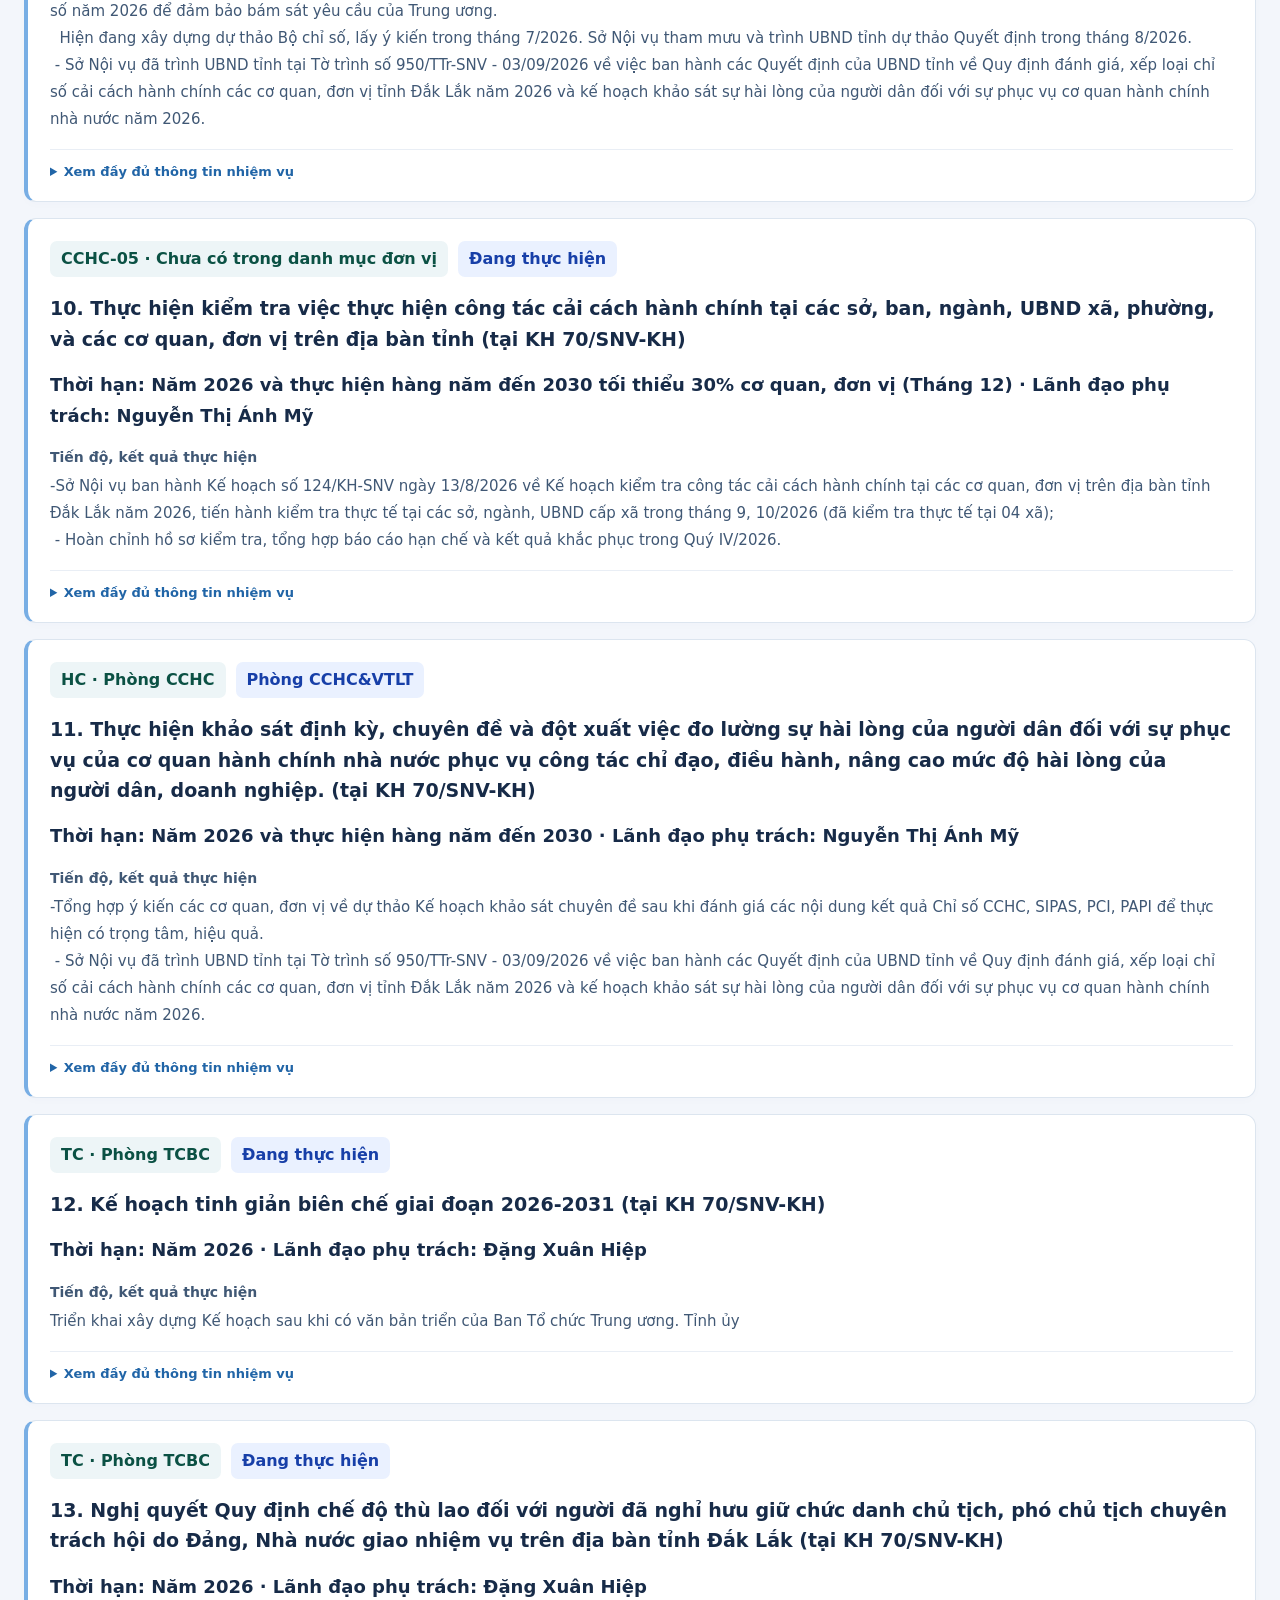
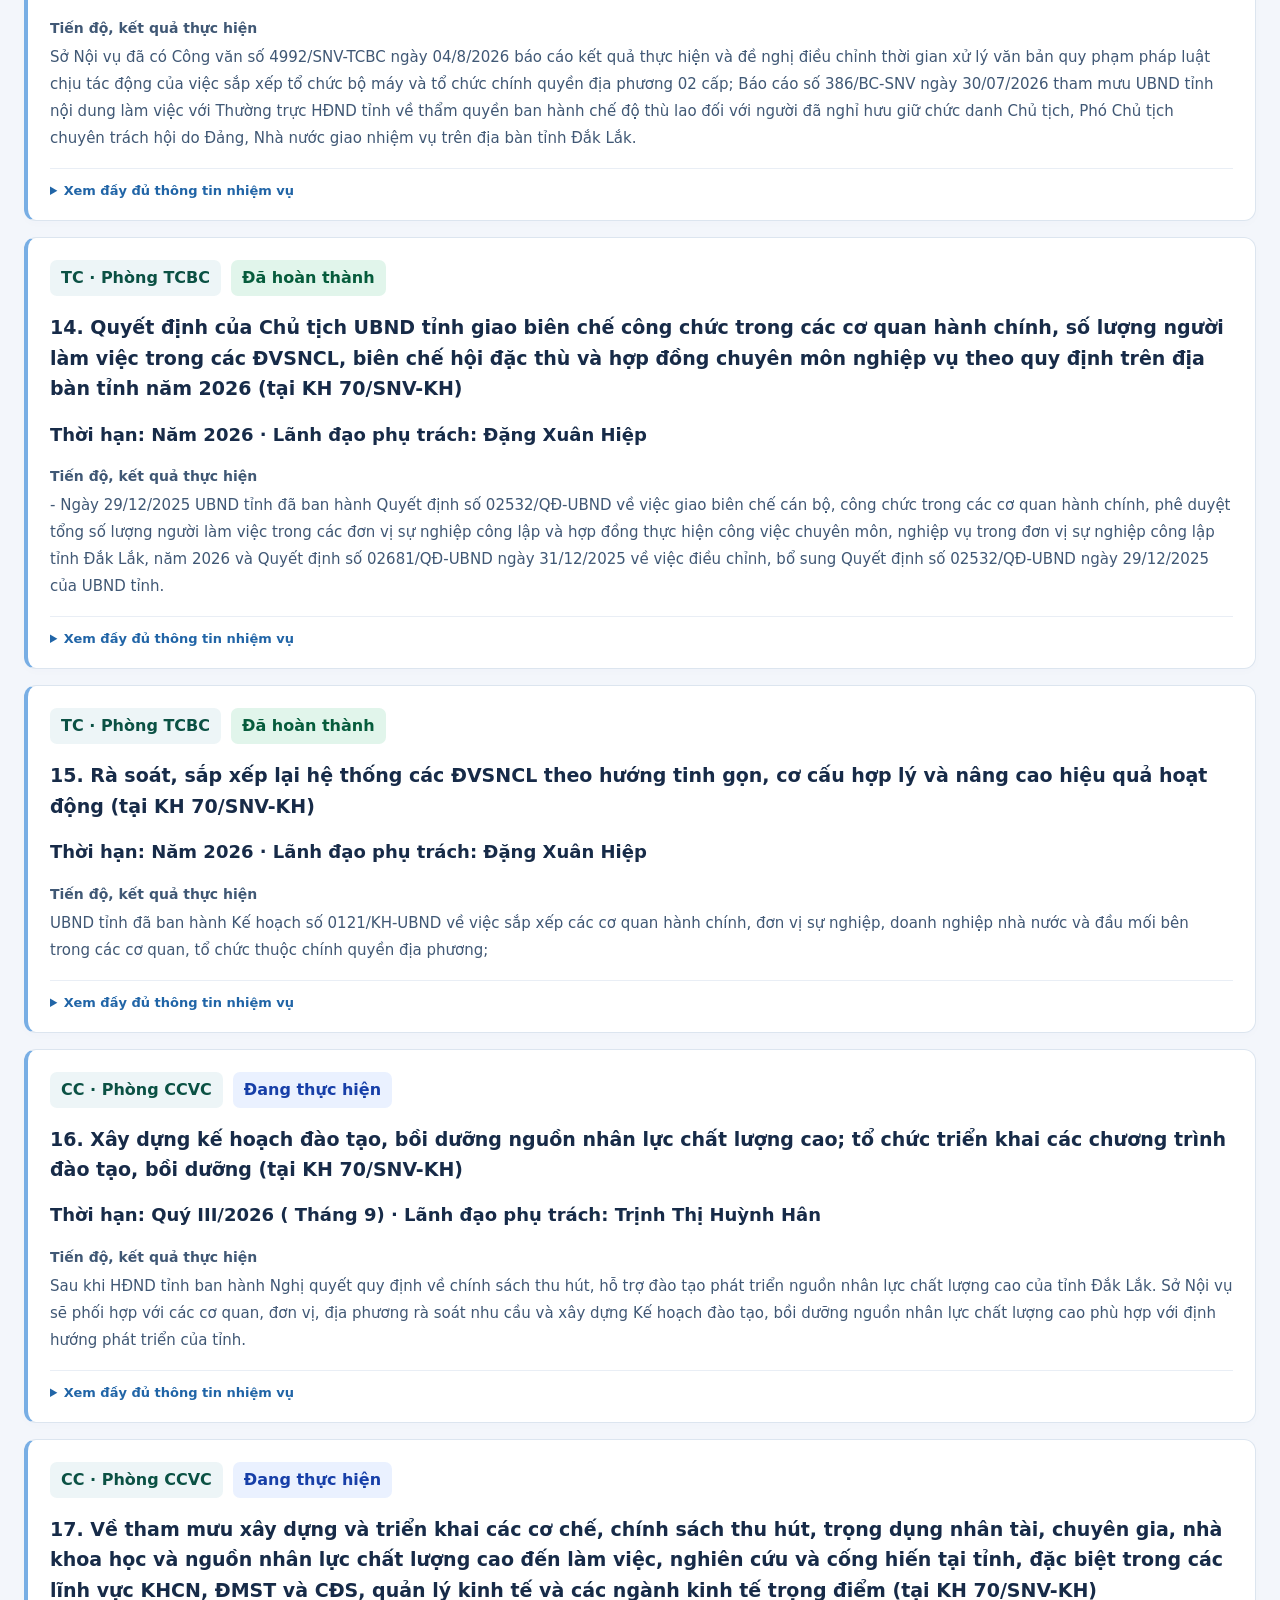
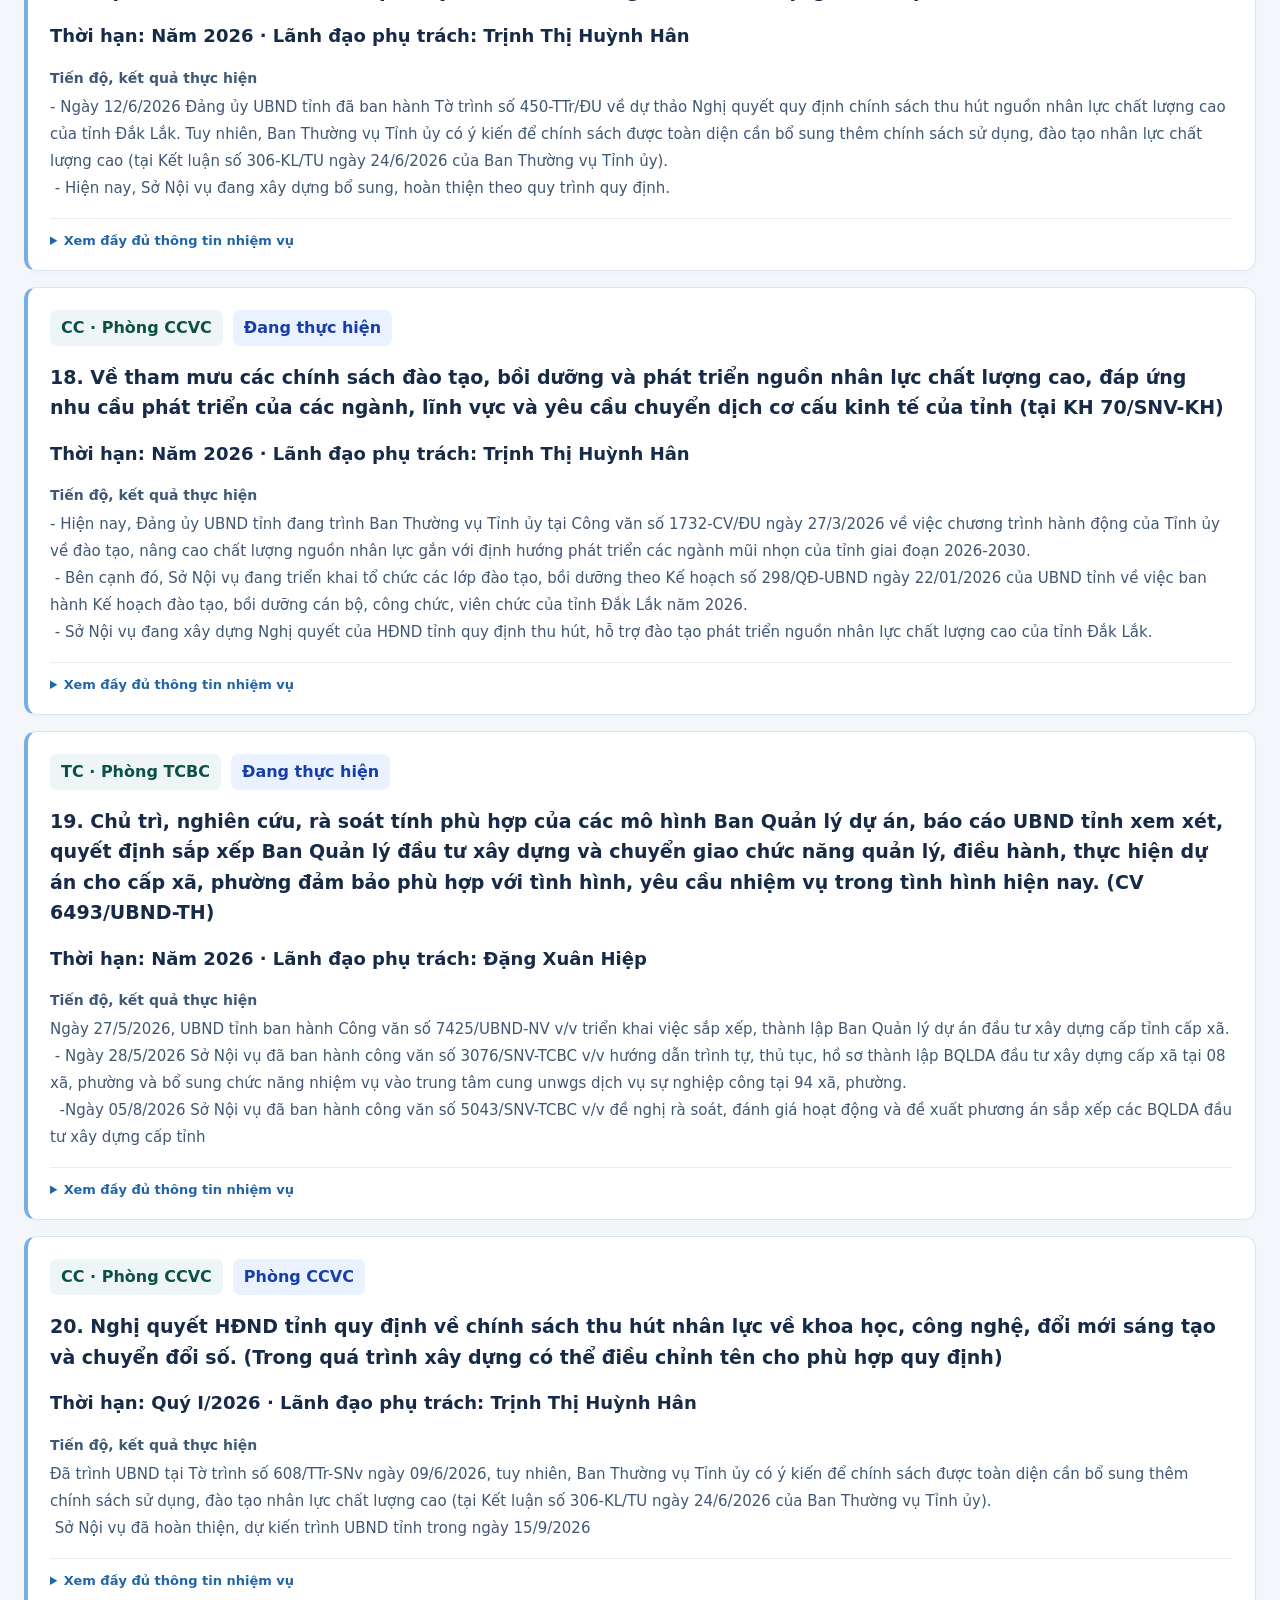
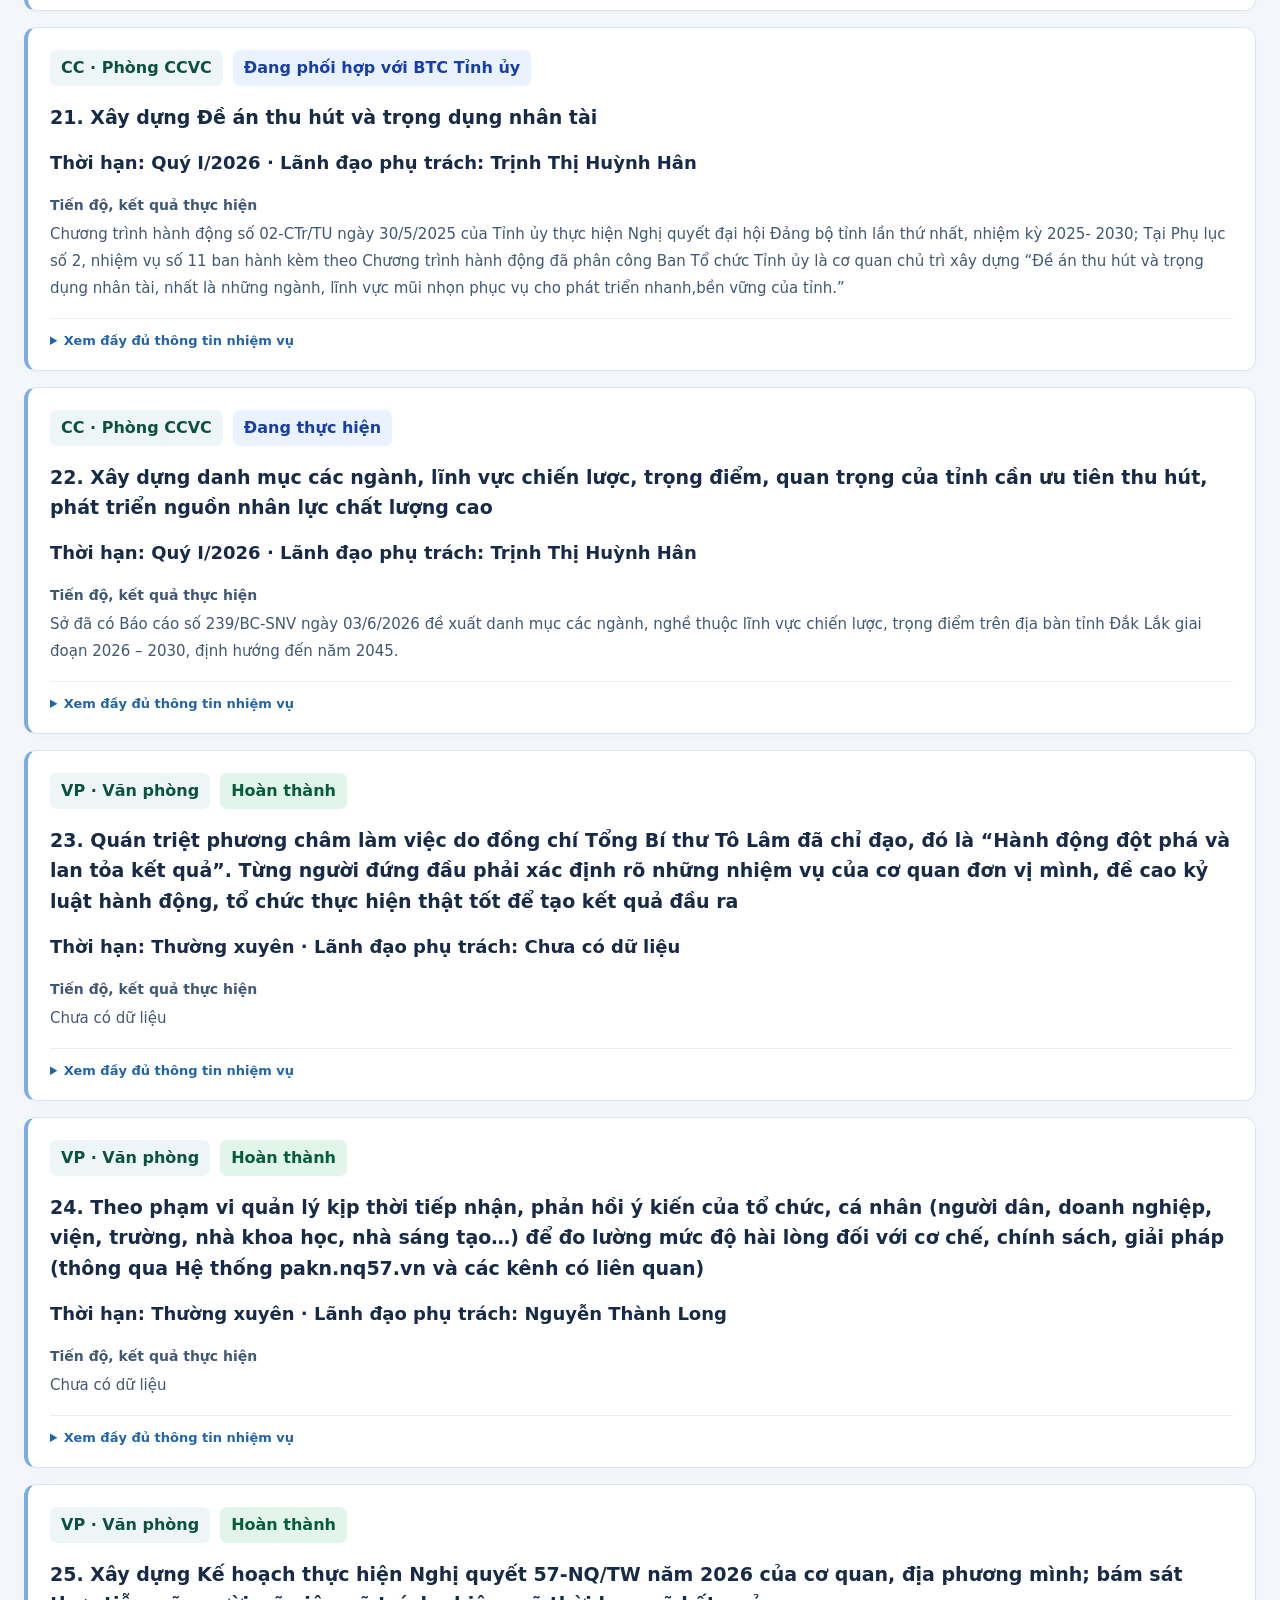
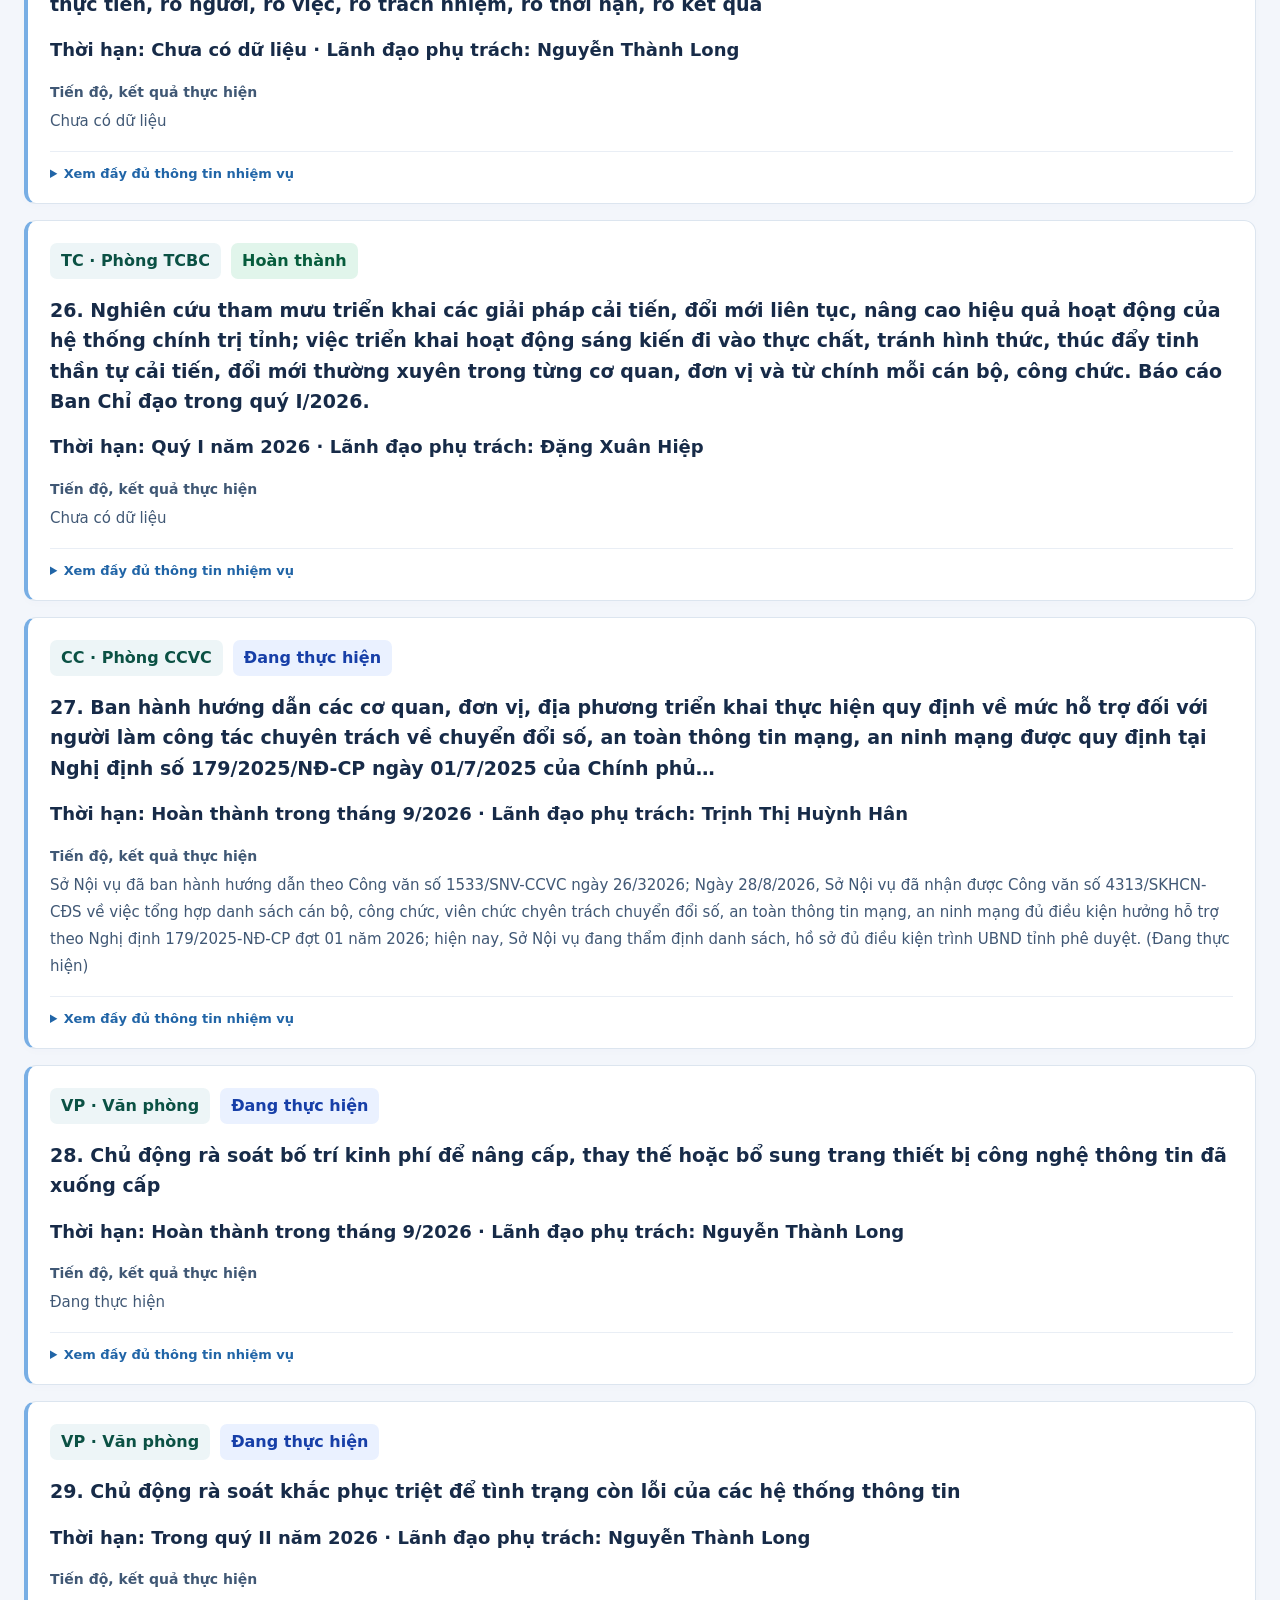
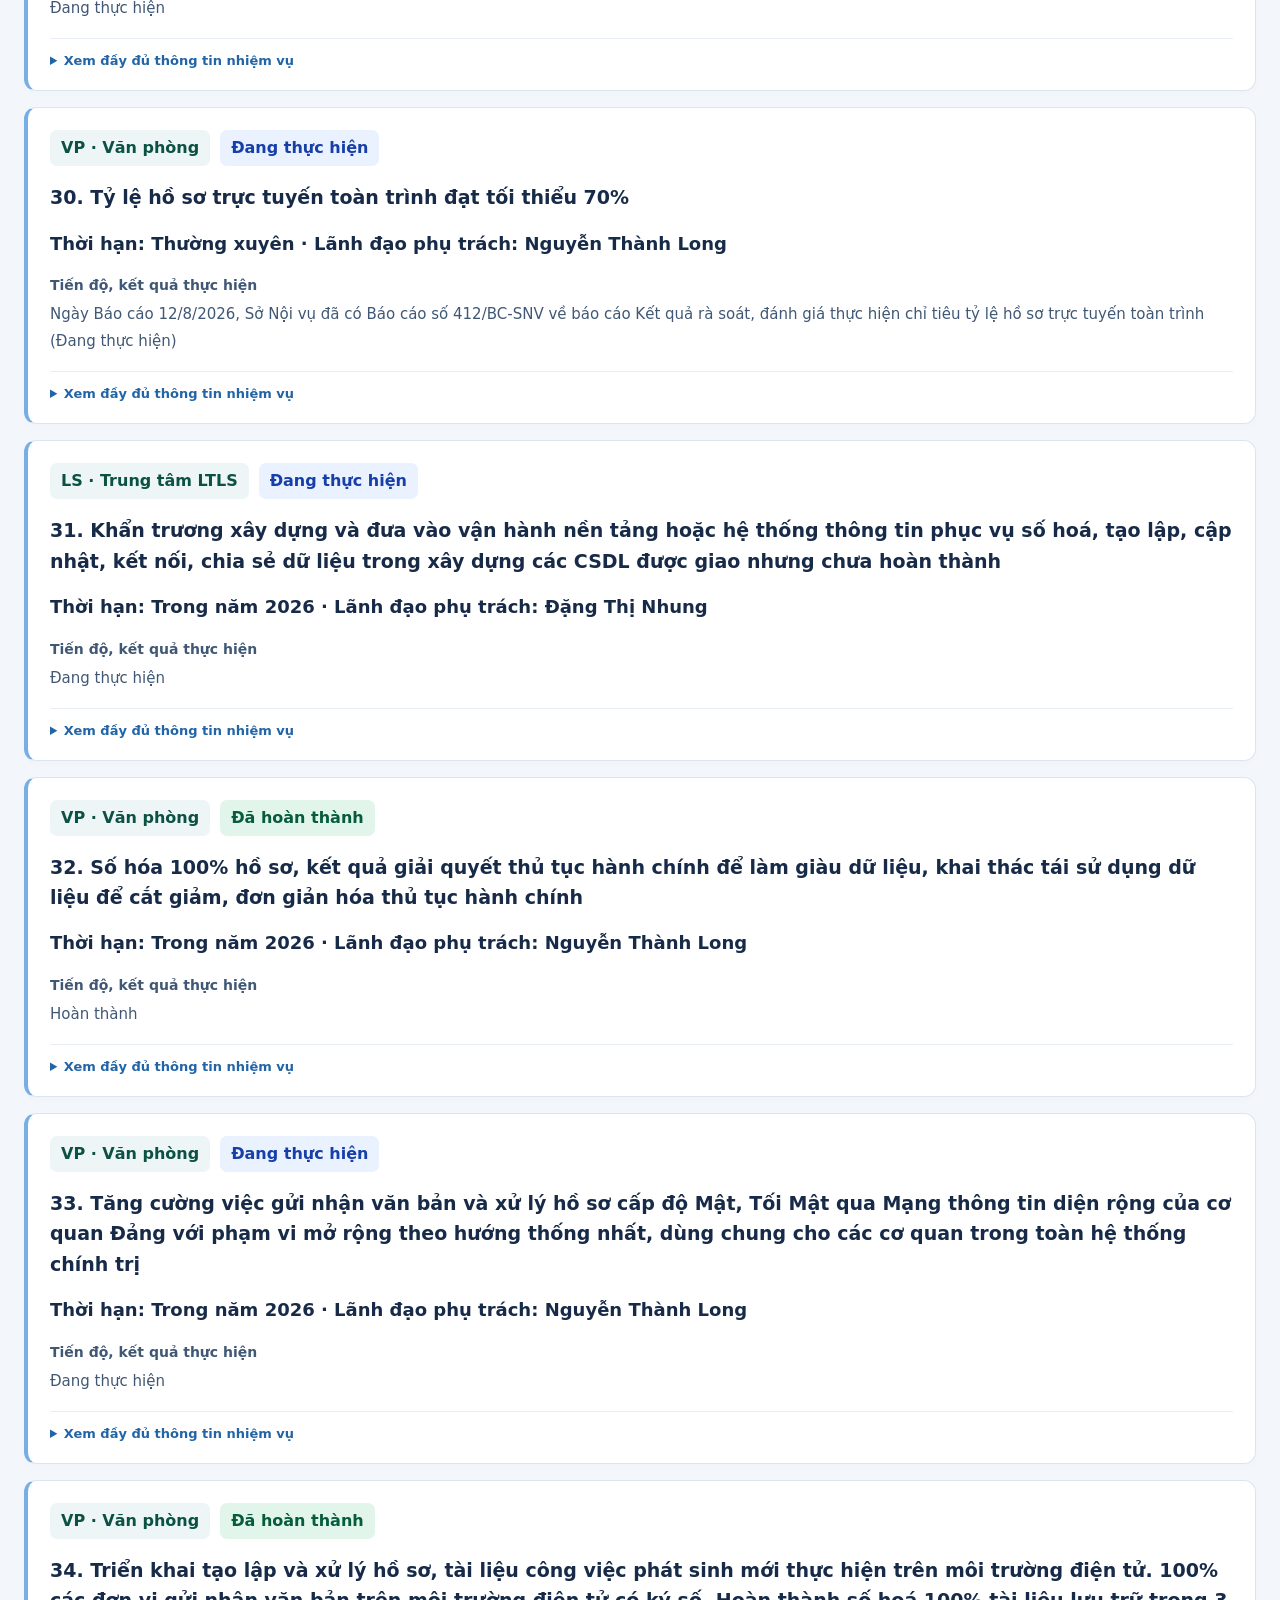
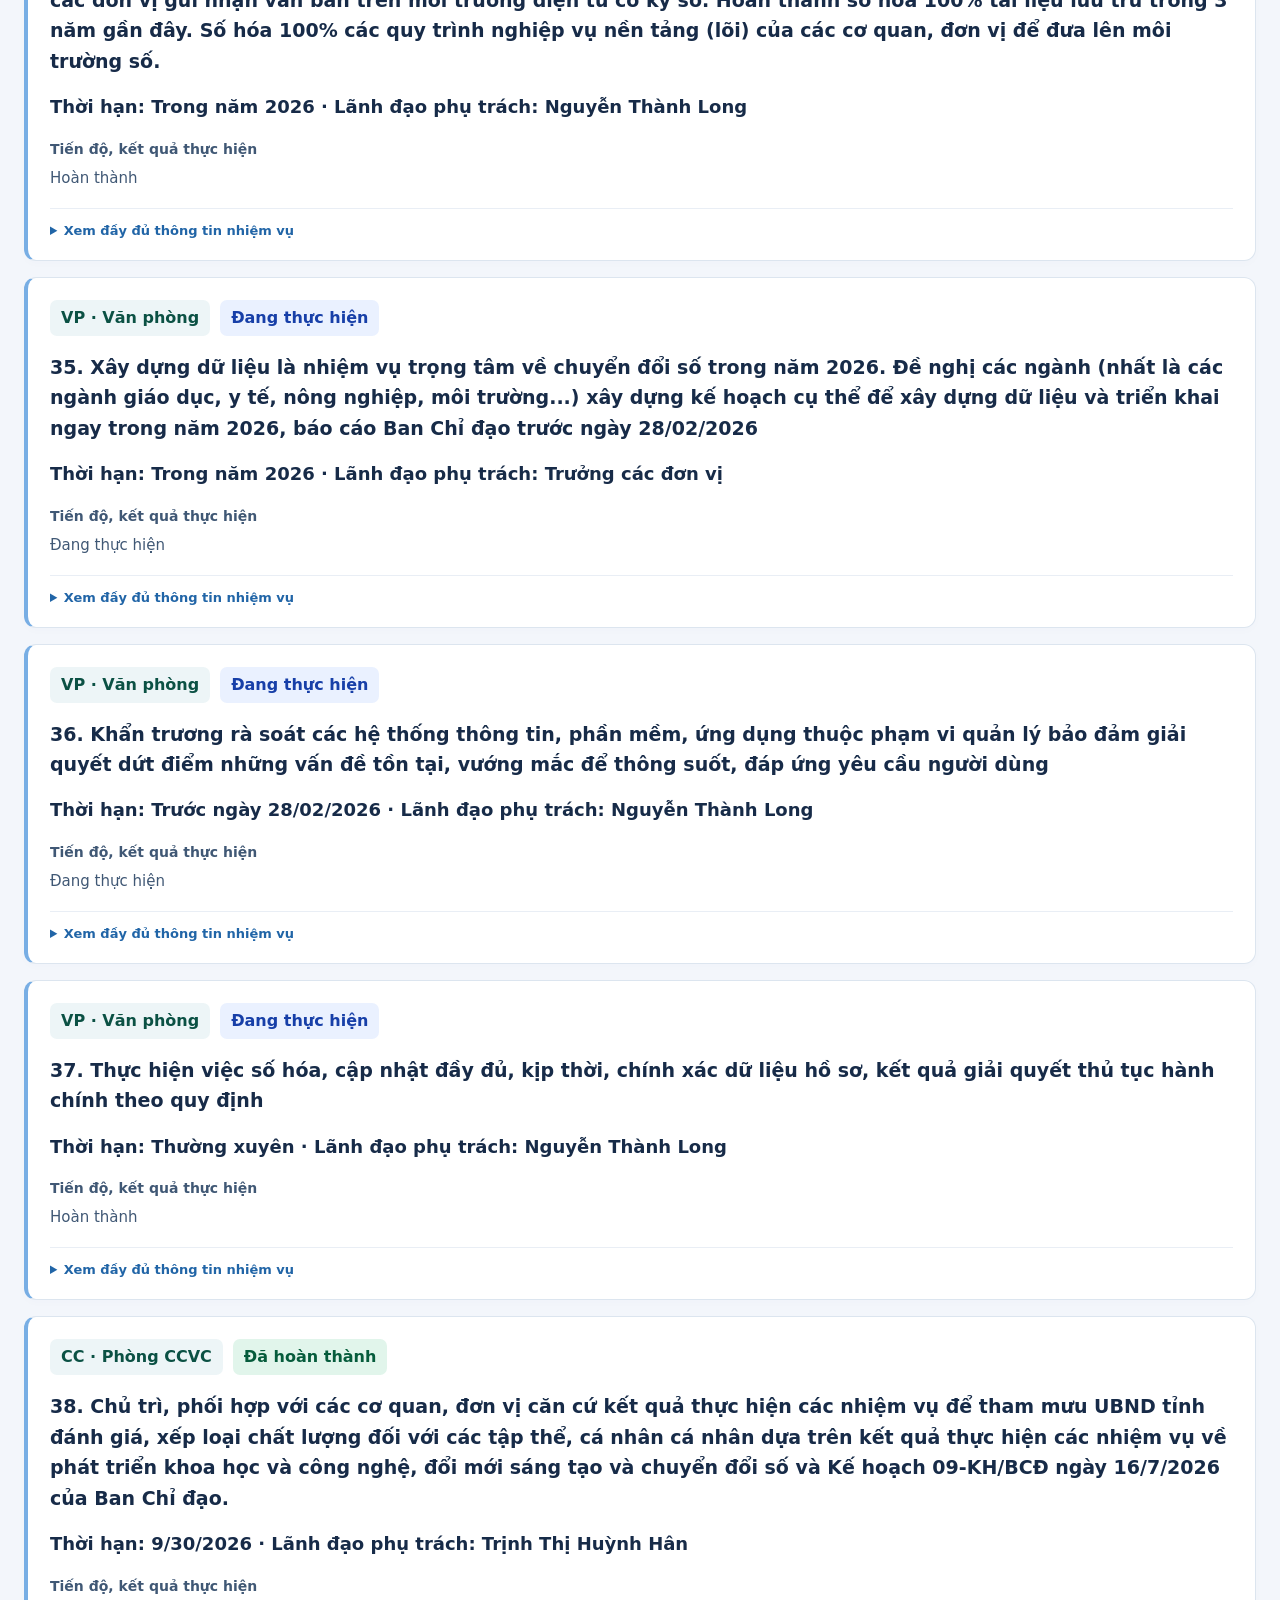
<file: giaodien2/index.html>
<!doctype html>
<html lang="vi">
<head><meta charset="utf-8"><meta name="viewport" content="width=device-width,initial-scale=1"><title>Bảng điều hành nhiệm vụ</title>
<link rel="stylesheet" href="dashboard.css?v=5">
</head><body>
<header class="topbar"><div class="brand"><span class="brand-mark" aria-hidden="true">N</span><div><strong>ĐIỀU HÀNH NHIỆM VỤ</strong><span>Thông tin tập trung · Theo dõi tiến độ</span></div></div><nav aria-label="Điều hướng"><a href="#overview">Tổng quan</a><a href="#task-list">Nhiệm vụ</a><a href="#directory">Đơn vị</a></nav></header>
<main>
<div class="page-heading"><div><p class="eyebrow">BẢNG ĐIỀU HÀNH</p><h1>Tổng quan thực hiện nhiệm vụ</h1><p class="muted">Nhiệm vụ trọng tâm và nhiệm vụ cấp có thẩm quyền giao</p></div><button id="load" class="primary"><span aria-hidden="true">↻</span> Cập nhật ngay</button></div>
<section class="source-strip" aria-label="Nguồn dữ liệu"><p id="status" role="status">Đang mở dữ liệu…</p><div class="source-links"><a href="https://docs.google.com/spreadsheets/d/1nxTlfSaB0POG4OY9zL0QmA1qa0ZIr4foaWOIghDy3ks/edit?gid=1315345358#gid=1315345358" target="_blank" rel="noopener">Đơn vị · Trang tính3 ↗</a><a href="https://docs.google.com/spreadsheets/d/1nxTlfSaB0POG4OY9zL0QmA1qa0ZIr4foaWOIghDy3ks/edit?gid=1434454130#gid=1434454130" target="_blank" rel="noopener">Nhiệm vụ · Trang tính4 ↗</a></div></section>
<section id="overview" aria-label="Tổng quan"><div class="section-heading"><h2>Tình hình thực hiện</h2><span class="muted">Theo tìm kiếm và đơn vị đã chọn</span></div>
<div class="statistics" aria-label="Thống kê nhiệm vụ"><button type="button" class="stat total" id="show-all-tasks"><span class="stat-label">Tổng nhiệm vụ</span><strong id="count">—</strong><span class="stat-hint">Đang hiển thị / toàn bộ</span></button><button type="button" class="stat ongoing" data-task-filter="__ongoing" aria-pressed="false"><span class="stat-label">Đang thực hiện</span><strong id="ongoing-count">—</strong><span class="stat-hint">Trạng thái bắt đầu bằng “Đang”</span></button><button type="button" class="stat completed" data-task-filter="__completed" aria-pressed="false"><span class="stat-label">Đã hoàn thành</span><strong id="completed-count">—</strong><span class="stat-hint">Hoàn thành theo bảng tính</span></button><button type="button" class="stat overdue" data-task-filter="__overdue" aria-pressed="false"><span class="stat-label">Quá hạn</span><strong id="overdue-count">—</strong><span class="stat-hint">Theo trạng thái hoặc ghi chú</span></button><button type="button" class="stat units-stat" id="show-directory"><span class="stat-label">Danh mục đơn vị</span><strong id="filtered-units">—</strong><span class="stat-hint">Tất cả đơn vị trong danh mục</span></button></div>
<div class="overview-grid"><section class="panel completion-panel"><div><p class="eyebrow">TIẾN ĐỘ CHUNG</p><h2>Tỷ lệ hoàn thành</h2><p id="completion-caption" class="muted">Đang mở dữ liệu…</p><p id="overview-note" class="attention"></p></div><div id="completion-ring" class="completion-ring" role="img" aria-label="Tỷ lệ hoàn thành, số liệu được hiển thị ở bên cạnh"><strong id="completion-percent">—</strong><span>hoàn thành</span></div></section><section class="panel"><div class="section-heading"><h2>Nhiệm vụ theo đơn vị</h2><span class="muted">Tất cả đơn vị</span></div><div id="unit-bars" tabindex="0" role="region" aria-label="Nhiệm vụ theo tất cả đơn vị, cuộn để xem thêm"></div></section></div>
</section>
<section id="task-list"><div class="section-heading"><div><p class="eyebrow">CHI TIẾT THỰC HIỆN</p><h2>Danh sách nhiệm vụ</h2></div></div>
<div class="panel filter-panel"><div class="search-field"><label for="search">Tìm kiếm nhiệm vụ</label><input id="search" type="search" placeholder="Tên nhiệm vụ, đơn vị, người phụ trách…"></div><div><label for="group">Đơn vị</label><select id="group"><option value="">Tất cả đơn vị</option></select></div><div><label for="state">Trạng thái</label><select id="state"><option value="">Tất cả trạng thái</option></select></div><button id="reset" class="secondary">Xóa bộ lọc</button></div>
<p class="data-note">Hoàn thành theo cột trạng thái; quá hạn theo trạng thái hoặc ghi chú “Trễ hạn” / “Quá hạn”. Giữ nguyên thời hạn và nội dung nguồn.</p><p id="sheet-title" hidden></p><p id="empty" class="panel empty" hidden>Không có nhiệm vụ phù hợp. Hãy thử từ khóa khác hoặc xóa bộ lọc.</p><section class="cards" id="cards" aria-label="Danh sách nhiệm vụ"></section></section>
<section id="directory" class="panel directory"><div class="section-heading"><h2>Danh mục đơn vị</h2><span class="directory-count"><span id="unit-count">0</span> đơn vị</span></div><div class="table-wrap"><table><thead><tr><th>Mã đơn vị</th><th>Tên đơn vị</th><th>Người phụ trách</th><th>Gmail</th><th>SĐT</th></tr></thead><tbody id="units"></tbody></table></div></section>
<footer>Dữ liệu được lưu trong trình duyệt. Bấm “Cập nhật ngay” để đọc bản mới từ Google Sheets.</footer>
</main><script src="app.js?v=ce2aaa3316c9"></script></body></html>
</file>
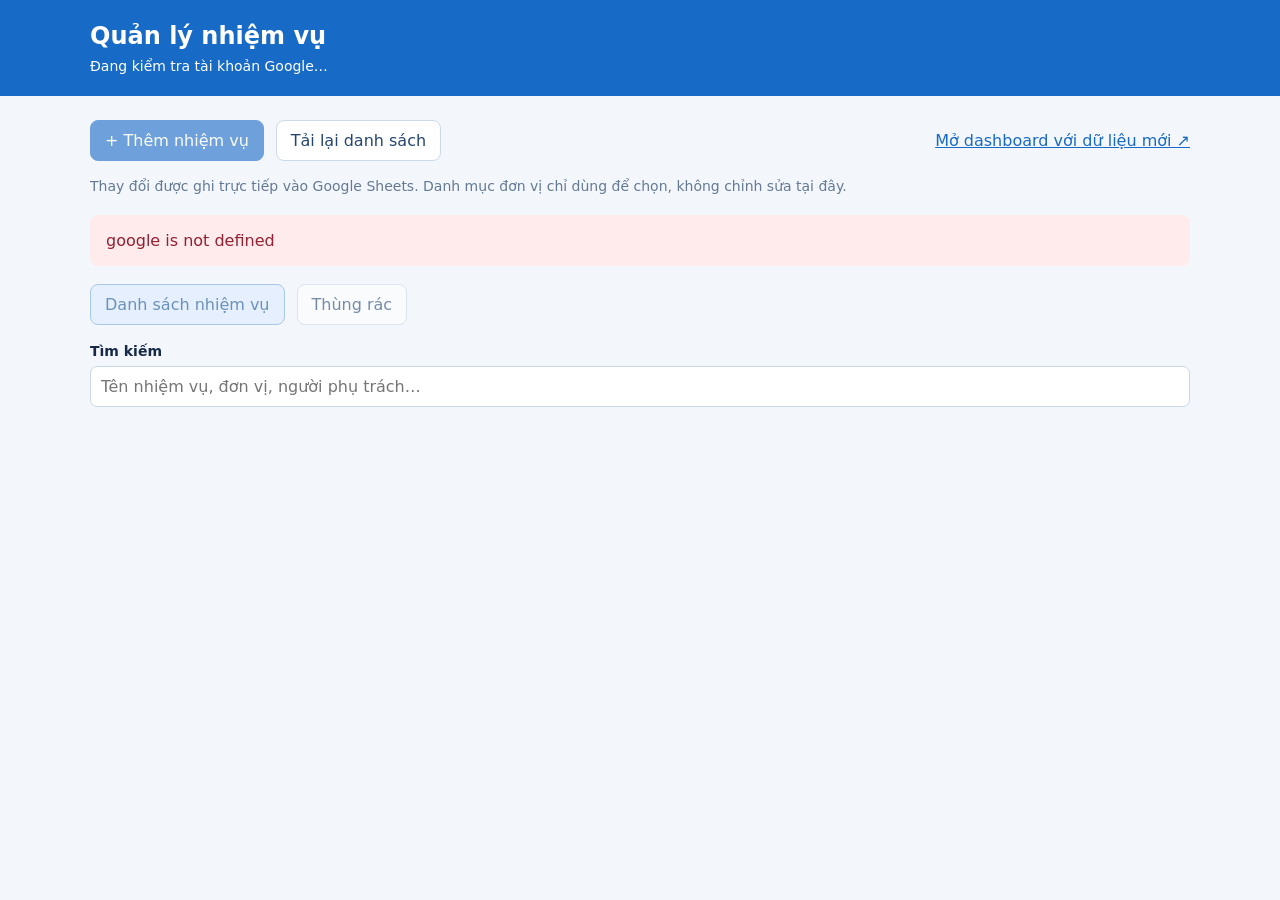
<file: apps-script/Editor.html>
<!doctype html>
<html lang="vi"><head><base target="_top"><meta charset="utf-8">
<style>
*{box-sizing:border-box}body{margin:0;background:#f3f6fb;color:#172b48;font:16px system-ui}header{background:#176ac6;color:white;padding:22px max(20px,calc((100vw - 1100px)/2))}header h1{font-size:24px;margin:0 0 8px}header p{margin:0;font-size:14px}main{max-width:1140px;margin:auto;padding:24px 20px}a{color:#176ac6}button,input,select,textarea{font:inherit}button{cursor:pointer;border:1px solid #ccd9e8;border-radius:8px;padding:10px 14px;background:white;color:#24466d}button.primary{background:#176ac6;color:white;border-color:#176ac6}button.danger{color:#a32130;border-color:#e5b9bf}button:disabled{cursor:wait;opacity:.6}button:focus-visible,a:focus-visible,input:focus-visible,select:focus-visible,textarea:focus-visible{outline:3px solid #6ab1ff;outline-offset:2px}.tools{display:flex;gap:12px;flex-wrap:wrap;align-items:center}.panel{background:white;border:1px solid #dce5ef;border-radius:12px;padding:20px;margin:16px 0}.muted{color:#647a94;font-size:14px;line-height:1.7}#message{padding:12px 16px;border-radius:8px;background:#e5effb;white-space:pre-wrap;line-height:1.7}#message.error{background:#ffeaec;color:#912133}.badge{background:#eaf2fb;color:#285c96;border-radius:6px;padding:5px 9px;font-size:13px;font-weight:700}article h3{font-size:17px;line-height:1.6}article p{line-height:1.7;white-space:pre-wrap}input,select,textarea{width:100%;padding:10px;border:1px solid #c9d7e7;border-radius:7px;background:white;color:#172b48}textarea{resize:vertical;min-height:95px}label{display:block;font-size:14px;font-weight:600;margin-bottom:7px}.field{margin-bottom:16px}.grid{display:grid;grid-template-columns:1fr 1fr;gap:0 18px}.full{grid-column:1/-1}.toolbar{justify-content:space-between}.tabs{margin:18px 0}.tabs button[aria-pressed=true]{background:#dcecff;border-color:#75aae2;color:#144f8d}dialog{border:0;border-radius:14px;padding:24px;width:min(850px,calc(100vw - 24px));max-height:90vh;color:#172b48;box-shadow:0 10px 60px #19385b40}dialog::backdrop{background:#142b4a75}dialog h2{margin:0 0 16px;font-size:22px}.dialog-actions{display:flex;justify-content:flex-end;gap:12px;flex-wrap:wrap;padding-top:16px;border-top:1px solid #dce5ef}#form-error{color:#a32130;white-space:pre-wrap;line-height:1.6}.notice{padding:12px;background:#fff3dc;color:#815b19;border-radius:8px;font-size:14px;line-height:1.7}[hidden]{display:none!important}@media(max-width:600px){.grid{grid-template-columns:1fr}.full{grid-column:auto}main{padding:16px 12px}dialog{padding:18px}.panel{padding:16px}.toolbar>*{width:100%}}
</style></head><body>
<header><h1>Quản lý nhiệm vụ</h1><p id="identity">Đang kiểm tra tài khoản Google…</p></header>
<main>
<div class="tools toolbar"><div class="tools"><button id="new-task" class="primary" disabled>+ Thêm nhiệm vụ</button><button id="reload" disabled>Tải lại danh sách</button></div><a id="dashboard" href="https://nvluu.github.io/TheoDoiNhiemVu/?refresh=1" target="_blank" rel="noopener">Mở dashboard với dữ liệu mới ↗</a></div>
<p class="muted">Thay đổi được ghi trực tiếp vào Google Sheets. Danh mục đơn vị chỉ dùng để chọn, không chỉnh sửa tại đây.</p>
<p id="message" role="status">Đang mở dữ liệu…</p>
<div class="tools tabs"><button id="active-tab" aria-pressed="true">Danh sách nhiệm vụ</button><button id="trash-tab" aria-pressed="false">Thùng rác</button></div>
<label for="query">Tìm kiếm</label><input type="search" id="query" placeholder="Tên nhiệm vụ, đơn vị, người phụ trách…">
<p class="muted" id="counter"></p><section id="list" aria-label="Danh sách quản lý nhiệm vụ"></section>
</main>
<dialog id="task-dialog" aria-labelledby="form-title"><form id="task-form"><h2 id="form-title">Thêm nhiệm vụ</h2><p id="record-label" class="muted"></p>
<div class="grid">
<div class="field"><label for="unit">Đơn vị *</label><select id="unit" name="unit" required></select></div>
<div class="field"><label for="state">Trạng thái *</label><select id="state" name="state" required></select></div>
<div class="field full"><label for="title">Tên nhiệm vụ *</label><textarea id="title" name="title" required maxlength="10000"></textarea></div>
<div class="field full"><label for="plan">Phương án xử lý / Sản phẩm đầu ra</label><textarea id="plan" name="plan" maxlength="10000"></textarea></div>
<div class="field"><label for="deadline">Thời hạn xử lý</label><input id="deadline" name="deadline" maxlength="10000" placeholder="Ví dụ: 30/11/2026 hoặc Quý IV/2026"></div>
<div class="field"><label for="leader">Lãnh đạo phụ trách</label><input id="leader" name="leader" maxlength="10000"></div>
<div class="field full"><label for="document">Văn bản giao nhiệm vụ</label><textarea id="document" name="document" maxlength="10000"></textarea></div>
<div class="field full"><label for="progress">Tiến độ, kết quả thực hiện</label><textarea id="progress" name="progress" maxlength="10000"></textarea></div>
<div class="field full"><label for="notes">Ghi chú</label><textarea id="notes" name="notes" maxlength="10000"></textarea></div>
</div><p id="form-error" role="alert"></p><div class="dialog-actions"><button type="button" id="cancel-edit">Hủy</button><button class="primary" id="save" type="submit">Lưu vào Google Sheets</button></div>
</form></dialog>
<dialog id="delete-dialog" aria-labelledby="delete-title"><h2 id="delete-title">Xóa nhiệm vụ?</h2><p id="delete-name"></p><p class="notice">Nhiệm vụ sẽ được bỏ khỏi danh sách công khai và lưu vào thùng rác riêng tư để khôi phục.</p><p id="delete-error" role="alert"></p><div class="dialog-actions"><button id="cancel-delete">Hủy</button><button id="confirm-delete" class="danger">Xóa nhiệm vụ</button></div></dialog>
<script>
'use strict';
const $ = id => document.getElementById(id);
const fieldNames = ['unit','title','plan','deadline','leader','state','document','progress','notes'];
let tasks = [], units = [], states = [], deleted = [], trash = false, busy = false, ready = false, editing = null, deleting = null, draftId = '', baseline = '';
const rpc = (method, ...args) => new Promise((resolve, reject) => google.script.run.withSuccessHandler(resolve).withFailureHandler(reject)[method](...args));
const node = (tag, text, cls) => {const el = document.createElement(tag);el.textContent = text;if (cls) el.className = cls;return el;};
function message(text, error = false) {$('message').textContent = text;$('message').classList.toggle('error', error);}
function setBusy(value) {busy = value;document.querySelectorAll('button').forEach(b => b.disabled = value);$('task-form').querySelectorAll('input,select,textarea').forEach(input => input.disabled = value);['new-task','trash-tab','active-tab'].forEach(id => $(id).disabled = value || !ready);}
function formValues() {return fieldNames.map(name => $(name).value);}
function dirty() {return $('task-dialog').open && JSON.stringify(formValues()) !== baseline;}
function render() {
  const query = $('query').value.trim().toLocaleLowerCase('vi');
  const records = (trash ? deleted : tasks).filter(t => t.values.join(' ').toLocaleLowerCase('vi').includes(query));
  $('counter').textContent = `${records.length}/${trash ? deleted.length : tasks.length} nhiệm vụ${trash ? ' trong thùng rác' : ''}`;
  $('active-tab').setAttribute('aria-pressed', String(!trash));$('trash-tab').setAttribute('aria-pressed', String(trash));
  const list = $('list');list.replaceChildren();
  for (const task of records) {
    const card = node('article', '', 'panel'), unit = units.find(r => r[0].trim() === task.values[1].trim());
    card.append(node('span', unit ? unit[1] : task.values[1] || 'Chưa có mã đơn vị', 'badge'), node('h3', `${task.values[0]}. ${task.values[2]}`));
    card.append(node('p', `Thời hạn: ${task.values[4] || '—'} · Trạng thái: ${task.values[6] || '—'}`, 'muted'));
    const actions = node('div', '', 'tools');
    if (trash) {
      const restore = node('button', 'Khôi phục');restore.disabled = busy;restore.addEventListener('click', () => restoreRecord(task));actions.append(restore);
      card.append(node('p', `Đã xóa lúc ${new Date(task.deletedAt).toLocaleString('vi-VN', {timeZone:'Asia/Ho_Chi_Minh'})}`, 'muted'));
    } else {
      const edit = node('button', 'Sửa'), remove = node('button', 'Xóa', 'danger');edit.disabled = remove.disabled = busy;
      edit.addEventListener('click', () => openForm(task));remove.addEventListener('click', () => {deleting = task;$('delete-name').textContent = task.values[2];$('delete-error').textContent = '';$('delete-dialog').showModal();});actions.append(edit, remove);
    }
    card.append(actions);list.append(card);
  }
  if (!records.length) list.append(node('p', trash ? 'Thùng rác chưa có nhiệm vụ phù hợp.' : 'Chưa có nhiệm vụ phù hợp.', 'panel'));
}
async function load() {
  if (busy) return;setBusy(true);
  try {const result = await rpc('listTasks');tasks = result.tasks;units = result.units;states = result.states;ready = true;$('identity').textContent = `Đã đăng nhập: ${result.email}`;trash = false;message(`Đã đọc ${tasks.length} nhiệm vụ từ Google Sheets.`);render();}
  catch (error) {message(error.message || 'Không mở được dữ liệu.', true);}
  finally {setBusy(false);}
}
function options(id, items, value) {
  const select = $(id);select.replaceChildren();
  for (const [key, label] of items) select.add(new Option(label, key));
  if (![...select.options].some(o => o.value === value)) select.add(new Option(value || 'Chưa có dữ liệu', value));
  select.value = value;
}
function openForm(task) {
  if (busy) return;
  editing = task;draftId = task ? task.id : crypto.randomUUID();
  $('form-title').textContent = task ? 'Sửa nhiệm vụ' : 'Thêm nhiệm vụ';$('record-label').textContent = task ? `STT ${task.values[0]} · STT được giữ nguyên khi sửa` : 'STT và mã nhiệm vụ được tạo tự động khi lưu.';
  const values = task ? task.values.slice(1) : ['', '', '', '', '', 'Đang thực hiện', '', '', ''];
  options('unit', [['','Chọn đơn vị'], ...units.map(r => [r[0].trim(), `${r[0]} · ${r[1]}`])], values[0]);
  options('state', states.map(s => [s,s]), values[5]);
  fieldNames.forEach((name,i) => $(name).value = values[i]);
  baseline = JSON.stringify(formValues());$('form-error').textContent = '';$('task-dialog').showModal();
}
function cancelForm() {if (!busy && (!dirty() || confirm('Bỏ các thay đổi chưa lưu?'))) $('task-dialog').close();}
$('cancel-edit').addEventListener('click', cancelForm);
$('task-dialog').addEventListener('cancel', event => {event.preventDefault();cancelForm();});
$('task-form').addEventListener('submit', async event => {
  event.preventDefault();if (busy || !$('task-form').reportValidity()) return;
  const payload = {id: draftId, version: editing?.version || null, fields: formValues()};setBusy(true);$('form-error').textContent = '';
  try {
    const result = await rpc('saveTask', payload), index = tasks.findIndex(t => t.id === result.id);
    if (index < 0) tasks.push(result);else tasks[index] = result;
    $('task-dialog').close();trash = false;render();message('Đã lưu thành công vào Google Sheets. Bấm “Mở dashboard với dữ liệu mới” để xem bản mới trên dashboard.');
  } catch (error) {$('form-error').textContent = error.message || 'Chưa xác nhận lưu thành công. Dữ liệu trong form được giữ lại; có thể thử lại.';}
  finally {setBusy(false);}
});
$('cancel-delete').addEventListener('click', () => {if (!busy) $('delete-dialog').close();});
$('delete-dialog').addEventListener('cancel', event => {if (busy) event.preventDefault();});
$('confirm-delete').addEventListener('click', async () => {
  if (busy || !deleting) return;setBusy(true);$('delete-error').textContent = '';
  try {await rpc('deleteTask', {id:deleting.id, version:deleting.version});tasks = tasks.filter(t => t.id !== deleting.id);$('delete-dialog').close();render();message('Đã xóa nhiệm vụ khỏi Google Sheets. Có thể khôi phục trong Thùng rác.');}
  catch (error) {$('delete-error').textContent = error.message || 'Chưa xác nhận xóa thành công. Hãy tải lại danh sách trước khi thử lại.';}
  finally {setBusy(false);}
});
async function restoreRecord(task) {
  if (busy) return;setBusy(true);
  try {const result = await rpc('restoreTask', task.eventId);if (!tasks.some(t => t.id === result.id)) tasks.push(result);deleted = deleted.filter(t => t.id !== result.id);render();message('Đã khôi phục nhiệm vụ vào Google Sheets.');}
  catch (error) {message(error.message || 'Không khôi phục được nhiệm vụ.', true);}
  finally {setBusy(false);}
}
$('trash-tab').addEventListener('click', async () => {
  if (busy) return;setBusy(true);
  try {deleted = await rpc('listDeletedTasks');trash = true;render();message('Thùng rác riêng tư. Chỉ tài khoản nhập liệu được truy cập.');}
  catch (error) {message(error.message || 'Không mở được thùng rác.', true);}
  finally {setBusy(false);}
});
$('active-tab').addEventListener('click', () => {if (!busy) {trash = false;render();}});
$('query').addEventListener('input', render);$('new-task').addEventListener('click', () => openForm(null));$('reload').addEventListener('click', load);
window.addEventListener('beforeunload', event => {if (dirty() || busy) {event.preventDefault();event.returnValue = '';}});
load();
</script></body></html>
</file>
<file: dashboard.css>
*{box-sizing:border-box}html{scroll-behavior:smooth;scroll-padding-top:24px}body{margin:0;background:#f3f6fb;color:#172b48;font:16px system-ui,-apple-system,BlinkMacSystemFont,"Segoe UI",sans-serif}a{color:#1762b9;text-decoration:none}a:hover{text-decoration:underline}button,input,select{font:inherit}button{cursor:pointer}button:disabled{opacity:.6;cursor:wait}button:focus-visible,a:focus-visible,input:focus-visible,select:focus-visible,summary:focus-visible{outline:3px solid #73b7ff;outline-offset:3px}.topbar{background:linear-gradient(110deg,#1265bd,#138dd5);color:white;padding:18px max(24px,calc((100vw - 1360px)/2));display:flex;align-items:center;justify-content:space-between;gap:24px;box-shadow:0 2px 10px #185ca325}.brand{display:flex;gap:12px;align-items:center}.brand-mark{display:grid;place-items:center;width:42px;height:42px;border-radius:12px;background:#ffffff22;border:1px solid #ffffff50;font-size:25px;font-weight:800}.brand strong{font-size:16px;letter-spacing:.6px}.brand span:not(.brand-mark){display:block;font-size:12px;margin-top:4px;color:#e1f2ff}nav{display:flex;gap:24px}nav a{color:white;font-size:14px;font-weight:600}main{max-width:1408px;margin:auto;padding:30px 24px}.page-heading{display:flex;justify-content:space-between;align-items:center;gap:20px;margin-bottom:22px}h1{font-size:28px;letter-spacing:-.6px;margin:5px 0 8px}h2{font-size:18px;margin:0}h3{font-size:19px;line-height:1.6;margin:16px 0}h4{font-size:14px;margin:18px 0 8px;color:#405875}.eyebrow{font-size:11px;font-weight:800;letter-spacing:1.8px;color:#6180a4;margin:0 0 8px}.muted{color:#657992;font-size:13px;line-height:1.6;margin:0}.primary{border:0;background:#176ac6;color:white;border-radius:10px;padding:12px 18px;font-weight:700;white-space:nowrap;box-shadow:0 4px 10px #176ac61c}.primary span{font-size:21px;margin-right:6px}.secondary{border:1px solid #d7e2ee;background:white;color:#385776;border-radius:8px;padding:11px 14px;font-size:14px;font-weight:600}.source-strip{background:#e9f2fc;border:1px solid #d8e7f7;border-radius:10px;padding:12px 16px;display:flex;gap:12px;align-items:center;justify-content:space-between;margin-bottom:26px}.source-strip p{font-size:12px;line-height:1.6;margin:0;color:#385a7e}.source-links{display:flex;flex-wrap:wrap;gap:12px;font-size:12px;font-weight:600;flex-shrink:0}.section-heading{display:flex;justify-content:space-between;align-items:center;gap:16px;margin-bottom:16px}.statistics{display:grid;grid-template-columns:repeat(5,minmax(0,1fr));gap:14px;margin-bottom:20px}.stat{padding:20px;border:1px solid;border-radius:12px;display:flex;flex-direction:column;gap:10px;position:relative;overflow:hidden}.stat:after{content:"";position:absolute;right:-16px;top:-16px;width:75px;height:75px;border-radius:50%;background:#ffffff45}.stat-label{font-size:13px;font-weight:700}.stat strong{font-size:32px;letter-spacing:-1px;line-height:1.2}.stat-hint{font-size:11px;line-height:1.5;opacity:.85}.total{background:#e1f0ff;border-color:#bedbfa;color:#17599a}.completed{background:#e0f5eb;border-color:#b6e4cf;color:#09663d}.ongoing{background:#fff0d5;border-color:#f0d5a3;color:#875406}.overdue{background:#ffe6e6;border-color:#f3bfc1;color:#a32632}.units-stat{background:#ede7ff;border-color:#d6c9f4;color:#66429c}.panel{background:white;border:1px solid #dce5ef;border-radius:12px;padding:22px;box-shadow:0 3px 8px #28436c04}.overview-grid{display:grid;grid-template-columns:1fr 1fr;gap:18px;margin-bottom:32px}.completion-panel{display:flex;justify-content:space-between;align-items:center;gap:24px}.completion-panel h2{margin-bottom:10px}.attention{font-size:13px;line-height:1.7;color:#8a4a2b;margin-top:18px;max-width:320px}.completion-ring{--completion:0%;background:conic-gradient(#1ca777 var(--completion),#eaf0f6 0);border-radius:50%;width:146px;height:146px;flex-shrink:0;display:flex;flex-direction:column;align-items:center;justify-content:center;position:relative}.completion-ring:before{content:"";position:absolute;inset:12px;background:white;border-radius:50%}.completion-ring>*{position:relative}.completion-ring strong{font-size:30px;letter-spacing:-1px}.completion-ring span{font-size:11px;color:#73849b}.bar-item{margin:12px 0}.bar-label{display:flex;justify-content:space-between;gap:12px;font-size:12px;margin-bottom:7px}.bar-label span{color:#536a86}.bar-track{height:7px;border-radius:6px;background:#edf3fa;overflow:hidden}.bar-fill{height:100%;background:linear-gradient(90deg,#3185d6,#71b9eb);border-radius:6px}.filter-panel{display:grid;grid-template-columns:2fr 1fr 1fr auto;gap:16px;align-items:end;padding:18px;margin-bottom:12px}label{display:block;font-size:12px;font-weight:700;color:#536a86;margin-bottom:8px}input,select{width:100%;min-width:0;border:1px solid #d5e0ed;background:#fbfcfe;color:#233e5b;border-radius:8px;padding:11px 12px;font-size:14px}.data-note{font-size:12px;color:#6f8095;line-height:1.7;margin-bottom:20px}.cards{display:grid;grid-template-columns:1fr;gap:16px}article{background:white;border:1px solid #dce5ef;border-left:4px solid #78aee4;border-radius:12px;padding:22px;overflow-wrap:anywhere;box-shadow:0 3px 8px #28436c04}.tools{display:flex;gap:10px;flex-wrap:wrap}.badge{font-size:16px;font-weight:700;background:#edf5f7;color:#0b5144;padding:6px 11px;border-radius:7px;line-height:1.5}.badge.active{color:#173fa8;background:#eaf1ff}.badge.done{color:#065c3c;background:#e1f5eb}.badge.late,.task-note.late{color:#991b1b}.badge.late{background:#ffebec}.task-meta,.task-note{font-size:18px;font-weight:600;line-height:1.7;margin:12px 0}.progress{white-space:pre-wrap;line-height:1.8;font-size:15px;color:#405875;margin:0 0 16px}details{border-top:1px solid #e9eef5;padding-top:14px}summary{color:#2165a7;font-size:13px;font-weight:600;cursor:pointer}dl{display:grid;grid-template-columns:230px 1fr;gap:12px 18px;margin-top:18px;font-size:14px;line-height:1.7}dt{color:#6c809a}dd{margin:0;white-space:pre-wrap}.directory{margin-top:30px}.directory-count{font-size:12px;color:#597491;background:#edf3fa;border-radius:20px;padding:6px 12px}.table-wrap{overflow:auto}table{border-collapse:collapse;width:100%;text-align:left;font-size:14px}th{background:#f4f7fb;font-size:12px;color:#5d7390;white-space:nowrap}th,td{padding:14px 16px;border-bottom:1px solid #e8eef5}tbody tr:hover{background:#f8fbff}.empty{text-align:center;color:#657992}[hidden]{display:none!important}footer{text-align:center;font-size:12px;color:#788ca5;padding:28px 0 4px;line-height:1.7}@media(max-width:1050px){.statistics{grid-template-columns:repeat(3,1fr)}.source-strip{flex-direction:column;align-items:flex-start}.filter-panel{grid-template-columns:2fr 1fr 1fr}.filter-panel button{grid-column:1/-1;justify-self:end}}@media(max-width:700px){main{padding:24px 16px}.topbar{padding:16px;flex-wrap:wrap;gap:14px}nav{gap:20px}.brand strong{font-size:14px}.page-heading{align-items:flex-start;flex-direction:column;gap:12px}h1{font-size:25px}.statistics{grid-template-columns:repeat(2,minmax(0,1fr));gap:10px}.stat{padding:16px}.stat strong{font-size:28px}.overview-grid{grid-template-columns:1fr}.completion-panel{gap:16px}.completion-ring{width:120px;height:120px}.filter-panel{grid-template-columns:1fr 1fr}.search-field{grid-column:1/-1}.filter-panel button{justify-self:stretch}.section-heading{align-items:flex-start}.section-heading>.muted{font-size:11px}.panel,article{padding:18px}.task-meta,.task-note{font-size:17px}.source-links{flex-shrink:1}.source-strip{padding:12px}dl{grid-template-columns:1fr;gap:5px}dd{margin-bottom:12px}.attention{font-size:12px}h3{font-size:18px}}@media(prefers-reduced-motion:reduce){html{scroll-behavior:auto}}

#unit-bars{max-height:138px;overflow-y:auto;overscroll-behavior:contain;scrollbar-gutter:stable;padding-right:12px}#unit-bars:focus-visible{outline:3px solid #73b7ff;outline-offset:4px}#unit-bars::-webkit-scrollbar{width:7px}#unit-bars::-webkit-scrollbar-thumb{background:#c0d2e5;border-radius:8px}

.overview-grid>.panel{padding:18px 22px}.overview-grid .completion-ring{width:120px;height:120px}.overview-grid .attention{margin:12px 0 0}.overview-grid .bar-item{margin:0 0 12px}.overview-grid .bar-label{line-height:18px;margin-bottom:7px}.overview-grid .bar-track{height:7px}@media(max-width:700px){.overview-grid>.panel{padding:18px}}

button.stat{text-align:left;font:inherit;cursor:pointer;transition:box-shadow .15s,transform .15s}button.stat:hover{transform:translateY(-2px);box-shadow:0 5px 14px #29476c18}button.stat[aria-pressed="true"]{outline:2px solid currentColor;outline-offset:2px}button.stat:focus-visible{outline:3px solid #176ac6;outline-offset:3px}@media(prefers-reduced-motion:reduce){button.stat{transition:none}}

.heading-actions{display:flex;gap:12px;align-items:center;flex-wrap:wrap}.heading-actions a{display:inline-flex;align-items:center;min-height:48px;text-decoration:none}#editor-unavailable{max-width:480px;width:calc(100% - 32px);border:0;border-radius:14px;padding:26px;color:#172b48}#editor-unavailable::backdrop{background:#142b4a75}#editor-unavailable p{line-height:1.7}
</file>
<file: giaodien2/dashboard.css>
*{box-sizing:border-box}html{scroll-behavior:smooth;scroll-padding-top:24px}body{margin:0;background:#f3f6fb;color:#172b48;font:16px system-ui,-apple-system,BlinkMacSystemFont,"Segoe UI",sans-serif}a{color:#1762b9;text-decoration:none}a:hover{text-decoration:underline}button,input,select{font:inherit}button{cursor:pointer}button:disabled{opacity:.6;cursor:wait}button:focus-visible,a:focus-visible,input:focus-visible,select:focus-visible,summary:focus-visible{outline:3px solid #73b7ff;outline-offset:3px}.topbar{background:linear-gradient(110deg,#1265bd,#138dd5);color:white;padding:18px max(24px,calc((100vw - 1360px)/2));display:flex;align-items:center;justify-content:space-between;gap:24px;box-shadow:0 2px 10px #185ca325}.brand{display:flex;gap:12px;align-items:center}.brand-mark{display:grid;place-items:center;width:42px;height:42px;border-radius:12px;background:#ffffff22;border:1px solid #ffffff50;font-size:25px;font-weight:800}.brand strong{font-size:16px;letter-spacing:.6px}.brand span:not(.brand-mark){display:block;font-size:12px;margin-top:4px;color:#e1f2ff}nav{display:flex;gap:24px}nav a{color:white;font-size:14px;font-weight:600}main{max-width:1408px;margin:auto;padding:30px 24px}.page-heading{display:flex;justify-content:space-between;align-items:center;gap:20px;margin-bottom:22px}h1{font-size:28px;letter-spacing:-.6px;margin:5px 0 8px}h2{font-size:18px;margin:0}h3{font-size:19px;line-height:1.6;margin:16px 0}h4{font-size:14px;margin:18px 0 8px;color:#405875}.eyebrow{font-size:11px;font-weight:800;letter-spacing:1.8px;color:#6180a4;margin:0 0 8px}.muted{color:#657992;font-size:13px;line-height:1.6;margin:0}.primary{border:0;background:#176ac6;color:white;border-radius:10px;padding:12px 18px;font-weight:700;white-space:nowrap;box-shadow:0 4px 10px #176ac61c}.primary span{font-size:21px;margin-right:6px}.secondary{border:1px solid #d7e2ee;background:white;color:#385776;border-radius:8px;padding:11px 14px;font-size:14px;font-weight:600}.source-strip{background:#e9f2fc;border:1px solid #d8e7f7;border-radius:10px;padding:12px 16px;display:flex;gap:12px;align-items:center;justify-content:space-between;margin-bottom:26px}.source-strip p{font-size:12px;line-height:1.6;margin:0;color:#385a7e}.source-links{display:flex;flex-wrap:wrap;gap:12px;font-size:12px;font-weight:600;flex-shrink:0}.section-heading{display:flex;justify-content:space-between;align-items:center;gap:16px;margin-bottom:16px}.statistics{display:grid;grid-template-columns:repeat(5,minmax(0,1fr));gap:14px;margin-bottom:20px}.stat{padding:20px;border:1px solid;border-radius:12px;display:flex;flex-direction:column;gap:10px;position:relative;overflow:hidden}.stat:after{content:"";position:absolute;right:-16px;top:-16px;width:75px;height:75px;border-radius:50%;background:#ffffff45}.stat-label{font-size:13px;font-weight:700}.stat strong{font-size:32px;letter-spacing:-1px;line-height:1.2}.stat-hint{font-size:11px;line-height:1.5;opacity:.85}.total{background:#e1f0ff;border-color:#bedbfa;color:#17599a}.completed{background:#e0f5eb;border-color:#b6e4cf;color:#09663d}.ongoing{background:#fff0d5;border-color:#f0d5a3;color:#875406}.overdue{background:#ffe6e6;border-color:#f3bfc1;color:#a32632}.units-stat{background:#ede7ff;border-color:#d6c9f4;color:#66429c}.panel{background:white;border:1px solid #dce5ef;border-radius:12px;padding:22px;box-shadow:0 3px 8px #28436c04}.overview-grid{display:grid;grid-template-columns:1fr 1fr;gap:18px;margin-bottom:32px}.completion-panel{display:flex;justify-content:space-between;align-items:center;gap:24px}.completion-panel h2{margin-bottom:10px}.attention{font-size:13px;line-height:1.7;color:#8a4a2b;margin-top:18px;max-width:320px}.completion-ring{--completion:0%;background:conic-gradient(#1ca777 var(--completion),#eaf0f6 0);border-radius:50%;width:146px;height:146px;flex-shrink:0;display:flex;flex-direction:column;align-items:center;justify-content:center;position:relative}.completion-ring:before{content:"";position:absolute;inset:12px;background:white;border-radius:50%}.completion-ring>*{position:relative}.completion-ring strong{font-size:30px;letter-spacing:-1px}.completion-ring span{font-size:11px;color:#73849b}.bar-item{margin:12px 0}.bar-label{display:flex;justify-content:space-between;gap:12px;font-size:12px;margin-bottom:7px}.bar-label span{color:#536a86}.bar-track{height:7px;border-radius:6px;background:#edf3fa;overflow:hidden}.bar-fill{height:100%;background:linear-gradient(90deg,#3185d6,#71b9eb);border-radius:6px}.filter-panel{display:grid;grid-template-columns:2fr 1fr 1fr auto;gap:16px;align-items:end;padding:18px;margin-bottom:12px}label{display:block;font-size:12px;font-weight:700;color:#536a86;margin-bottom:8px}input,select{width:100%;min-width:0;border:1px solid #d5e0ed;background:#fbfcfe;color:#233e5b;border-radius:8px;padding:11px 12px;font-size:14px}.data-note{font-size:12px;color:#6f8095;line-height:1.7;margin-bottom:20px}.cards{display:grid;grid-template-columns:1fr;gap:16px}article{background:white;border:1px solid #dce5ef;border-left:4px solid #78aee4;border-radius:12px;padding:22px;overflow-wrap:anywhere;box-shadow:0 3px 8px #28436c04}.tools{display:flex;gap:10px;flex-wrap:wrap}.badge{font-size:16px;font-weight:700;background:#edf5f7;color:#0b5144;padding:6px 11px;border-radius:7px;line-height:1.5}.badge.active{color:#173fa8;background:#eaf1ff}.badge.done{color:#065c3c;background:#e1f5eb}.badge.late,.task-note.late{color:#991b1b}.badge.late{background:#ffebec}.task-meta,.task-note{font-size:18px;font-weight:600;line-height:1.7;margin:12px 0}.progress{white-space:pre-wrap;line-height:1.8;font-size:15px;color:#405875;margin:0 0 16px}details{border-top:1px solid #e9eef5;padding-top:14px}summary{color:#2165a7;font-size:13px;font-weight:600;cursor:pointer}dl{display:grid;grid-template-columns:230px 1fr;gap:12px 18px;margin-top:18px;font-size:14px;line-height:1.7}dt{color:#6c809a}dd{margin:0;white-space:pre-wrap}.directory{margin-top:30px}.directory-count{font-size:12px;color:#597491;background:#edf3fa;border-radius:20px;padding:6px 12px}.table-wrap{overflow:auto}table{border-collapse:collapse;width:100%;text-align:left;font-size:14px}th{background:#f4f7fb;font-size:12px;color:#5d7390;white-space:nowrap}th,td{padding:14px 16px;border-bottom:1px solid #e8eef5}tbody tr:hover{background:#f8fbff}.empty{text-align:center;color:#657992}[hidden]{display:none!important}footer{text-align:center;font-size:12px;color:#788ca5;padding:28px 0 4px;line-height:1.7}@media(max-width:1050px){.statistics{grid-template-columns:repeat(3,1fr)}.source-strip{flex-direction:column;align-items:flex-start}.filter-panel{grid-template-columns:2fr 1fr 1fr}.filter-panel button{grid-column:1/-1;justify-self:end}}@media(max-width:700px){main{padding:24px 16px}.topbar{padding:16px;flex-wrap:wrap;gap:14px}nav{gap:20px}.brand strong{font-size:14px}.page-heading{align-items:flex-start;flex-direction:column;gap:12px}h1{font-size:25px}.statistics{grid-template-columns:repeat(2,minmax(0,1fr));gap:10px}.stat{padding:16px}.stat strong{font-size:28px}.overview-grid{grid-template-columns:1fr}.completion-panel{gap:16px}.completion-ring{width:120px;height:120px}.filter-panel{grid-template-columns:1fr 1fr}.search-field{grid-column:1/-1}.filter-panel button{justify-self:stretch}.section-heading{align-items:flex-start}.section-heading>.muted{font-size:11px}.panel,article{padding:18px}.task-meta,.task-note{font-size:17px}.source-links{flex-shrink:1}.source-strip{padding:12px}dl{grid-template-columns:1fr;gap:5px}dd{margin-bottom:12px}.attention{font-size:12px}h3{font-size:18px}}@media(prefers-reduced-motion:reduce){html{scroll-behavior:auto}}

#unit-bars{max-height:138px;overflow-y:auto;overscroll-behavior:contain;scrollbar-gutter:stable;padding-right:12px}#unit-bars:focus-visible{outline:3px solid #73b7ff;outline-offset:4px}#unit-bars::-webkit-scrollbar{width:7px}#unit-bars::-webkit-scrollbar-thumb{background:#c0d2e5;border-radius:8px}

.overview-grid>.panel{padding:18px 22px}.overview-grid .completion-ring{width:120px;height:120px}.overview-grid .attention{margin:12px 0 0}.overview-grid .bar-item{margin:0 0 12px}.overview-grid .bar-label{line-height:18px;margin-bottom:7px}.overview-grid .bar-track{height:7px}@media(max-width:700px){.overview-grid>.panel{padding:18px}}

button.stat{text-align:left;font:inherit;cursor:pointer;transition:box-shadow .15s,transform .15s}button.stat:hover{transform:translateY(-2px);box-shadow:0 5px 14px #29476c18}button.stat[aria-pressed="true"]{outline:2px solid currentColor;outline-offset:2px}button.stat:focus-visible{outline:3px solid #176ac6;outline-offset:3px}@media(prefers-reduced-motion:reduce){button.stat{transition:none}}
</file>
